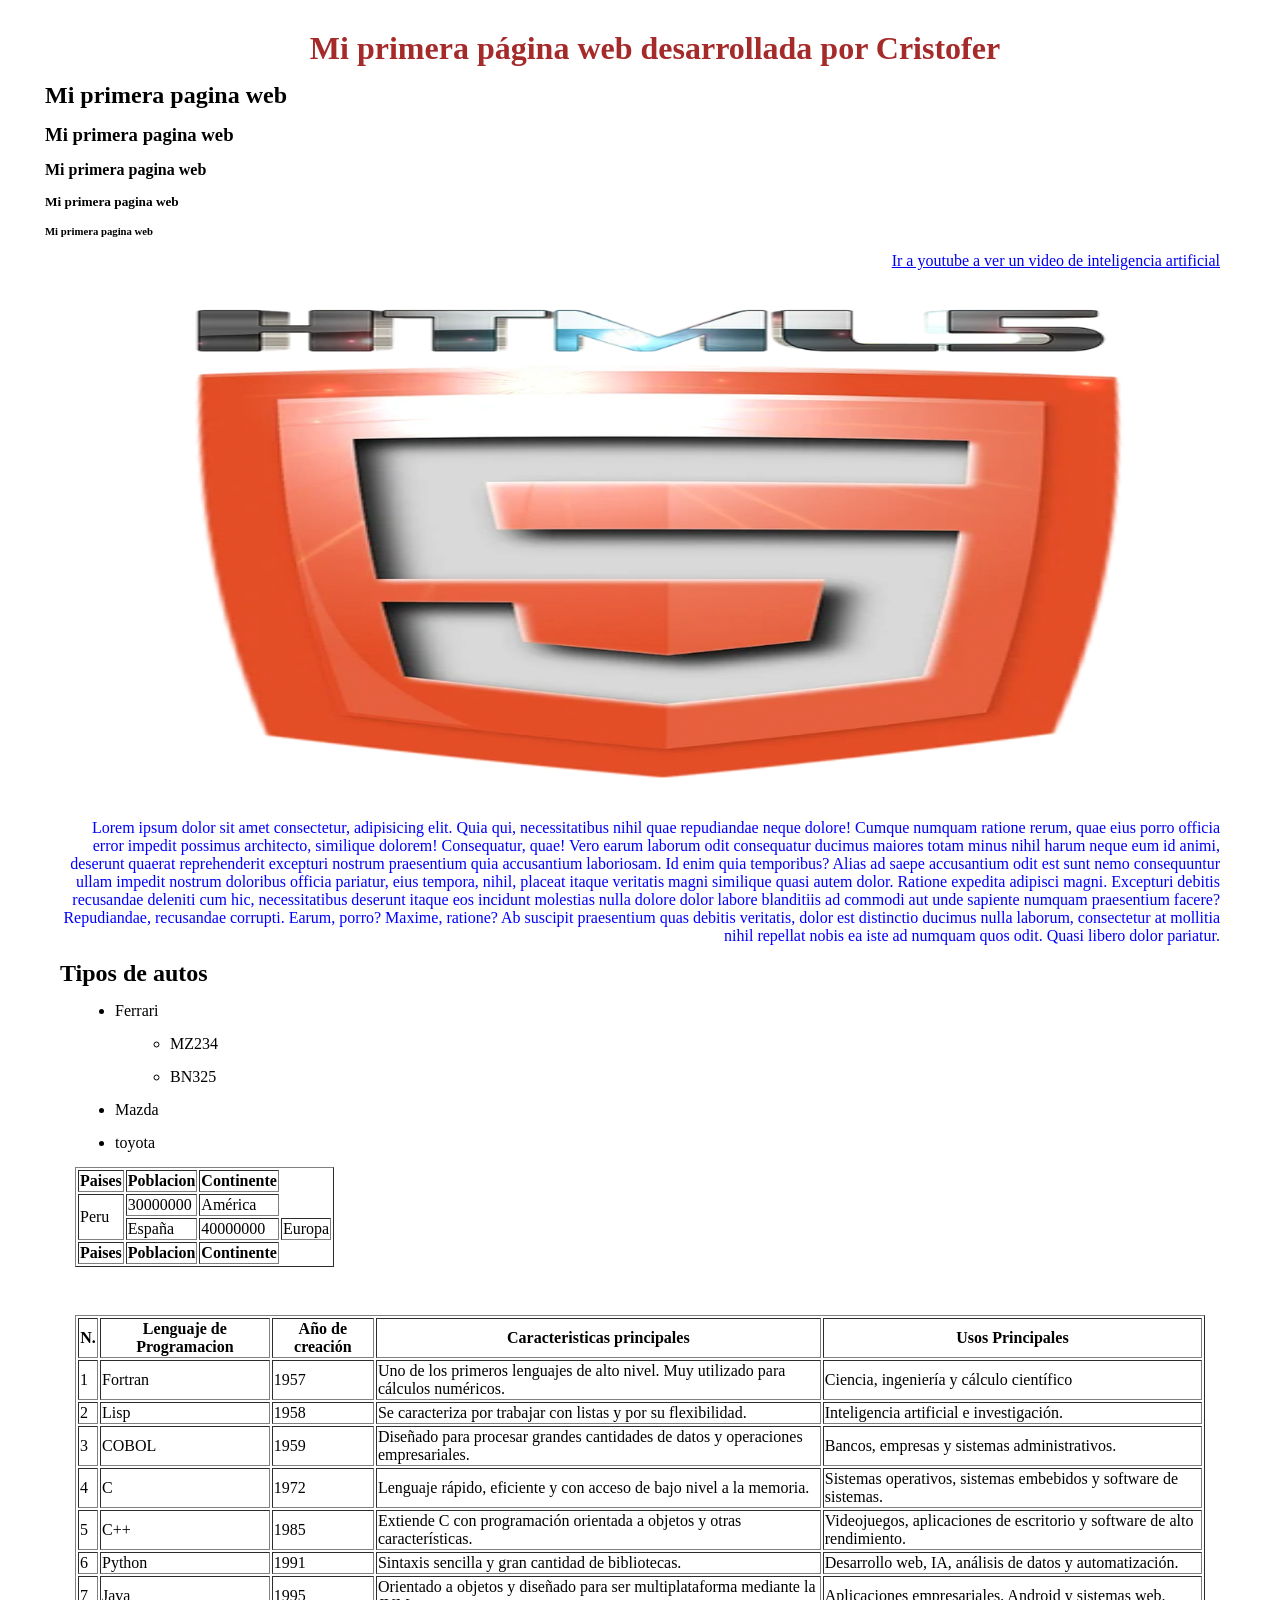
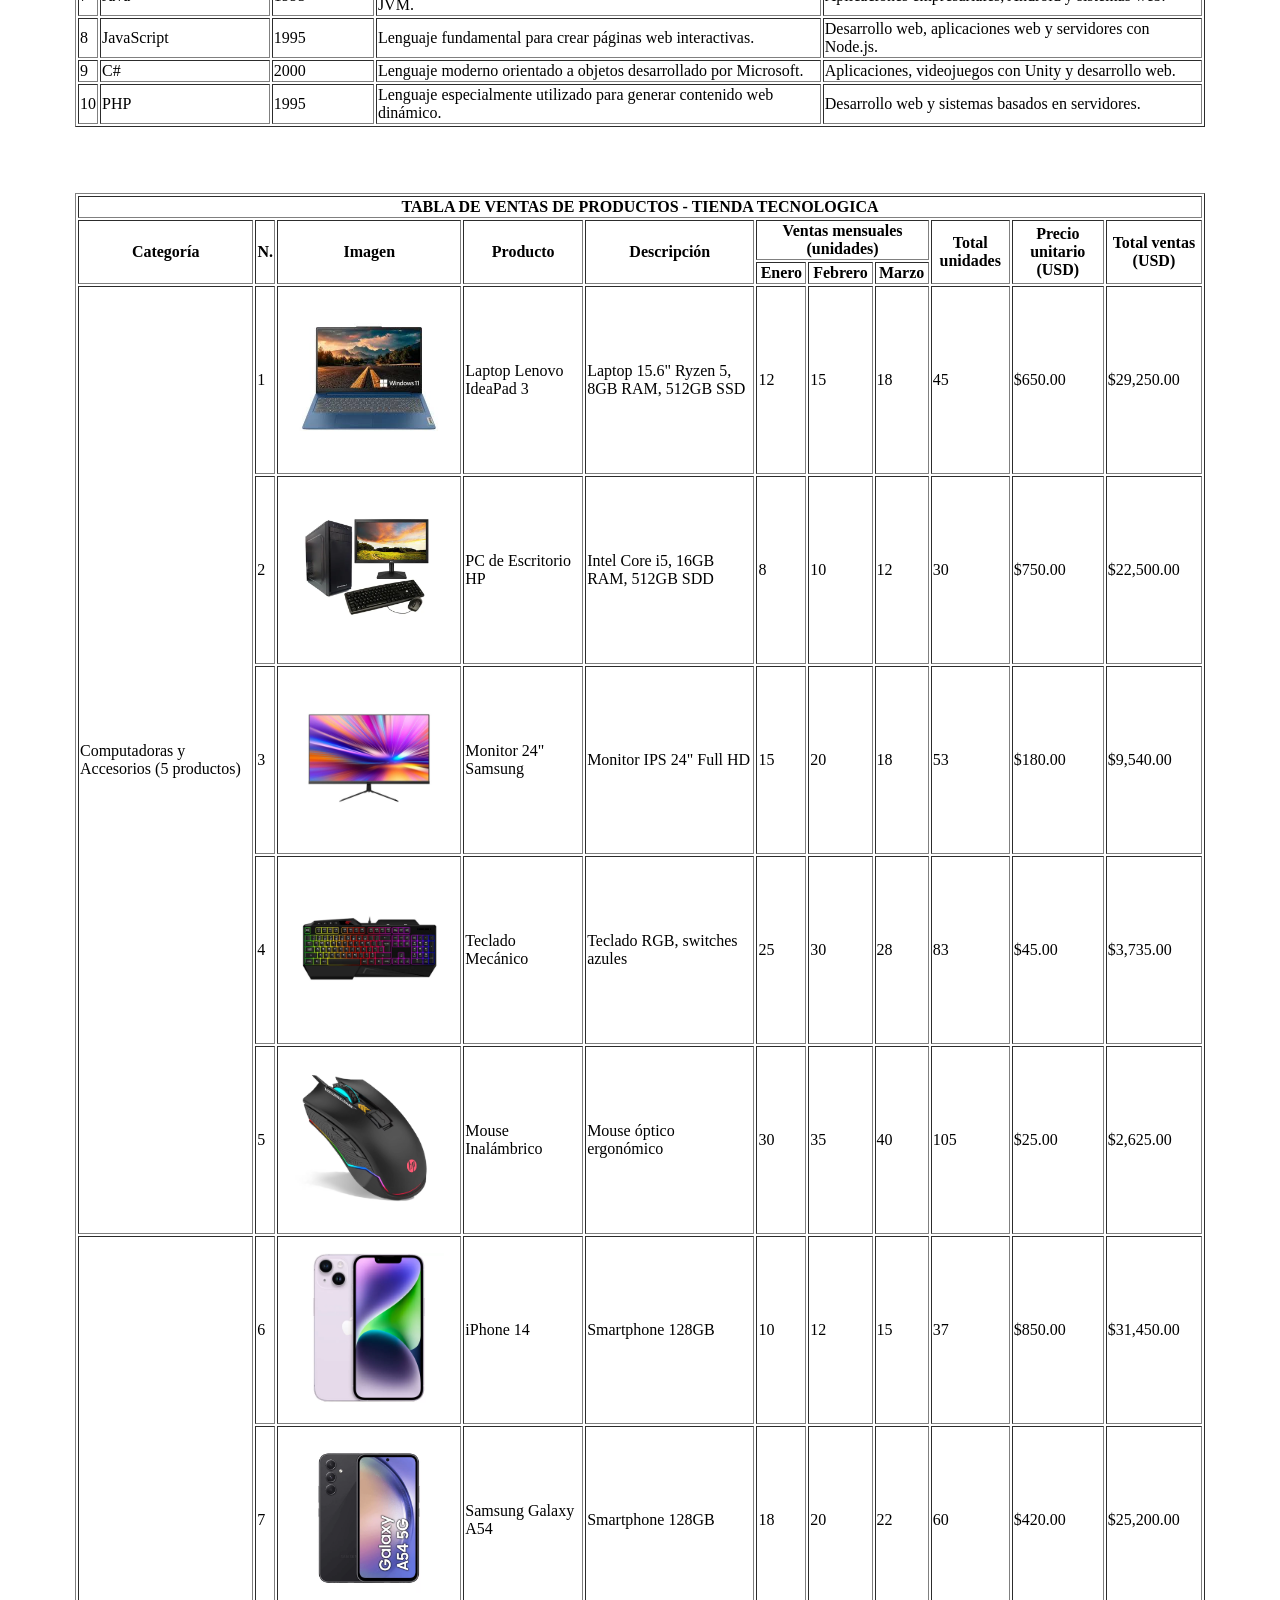
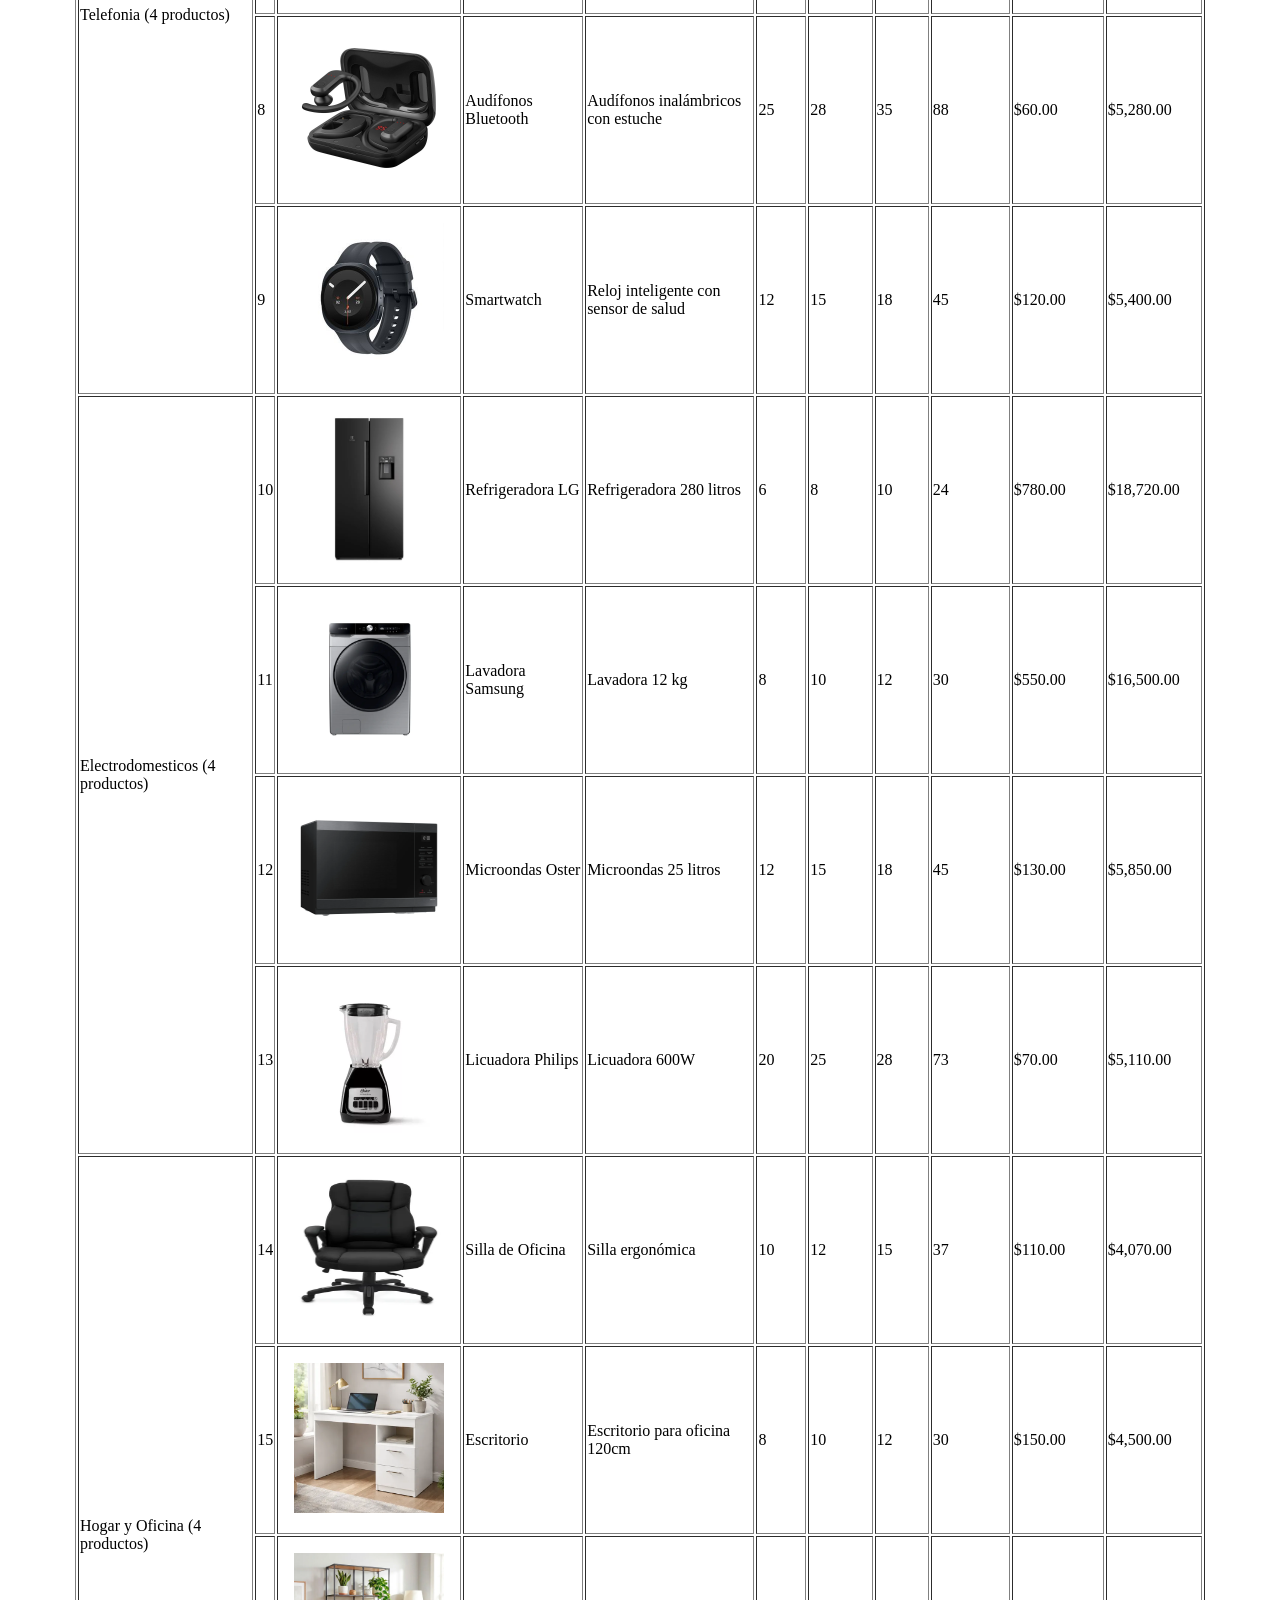
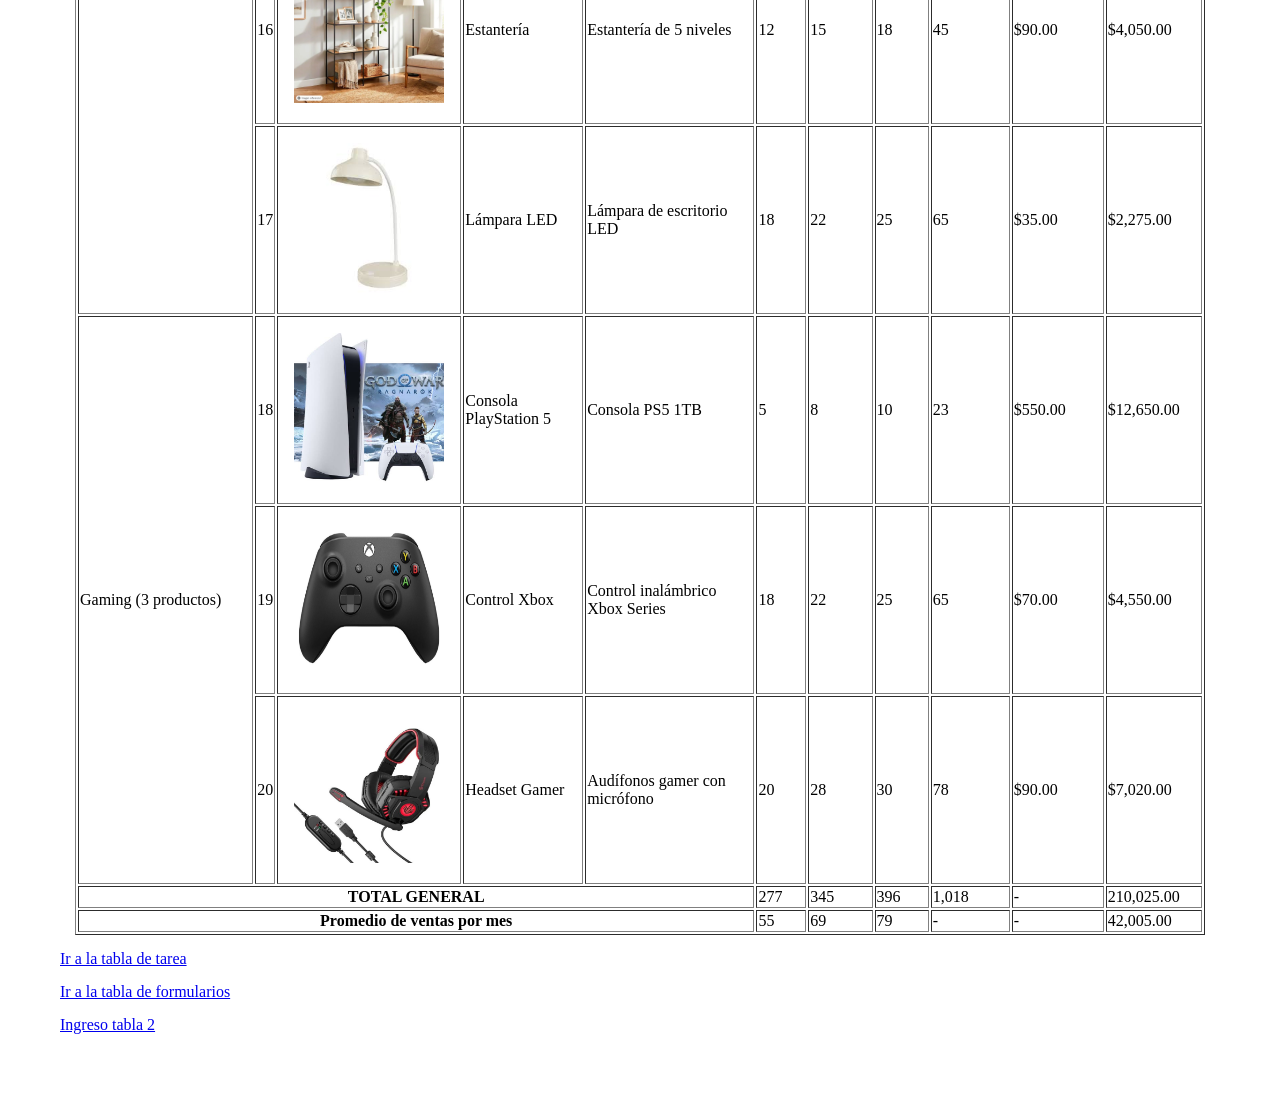
<file: index.html>
<!DOCTYPE html>
<html>
    <head>
        <meta charset="UTF-8">
        <meta name="viewport" content="width=device-width initial-scale=1.0">
        <title>HOLA WWW</title>
        <!-----Insertando estilos css
        <style>
            body {
                background-color: #781313;
            }
            h1 {
                background-color: aqua;
                text-align: center;
            }

            a {
                background-color: lightgreen;
            }
        </style>----->

        <!--insertando estilos css archivo fuera de html-->
        <link rel="stylesheet" href="estilos/estilos.css">
    </head>
    <body>
        <!--Aquí va el título de la página web-->
        <!--Etiquetas h-->
        <h1>Mi primera página web desarrollada por Cristofer</h1>
        <h2>Mi primera pagina web</h2>
        <h3>Mi primera pagina web</h3>
        <h4>Mi primera pagina web</h4>
        <h5>Mi primera pagina web</h5>
        <h6>Mi primera pagina web</h6>
        
        <!--Contenedores
        Son los espacios movibles donde se crea contenido html
        section, div, article-->

        <section class="container">

            <!--Un enlace a youtube 
            Utilizamos la etiqueta a-ancle
            Rutas absolutas: Es cuando queremos enlazarnos a recursos externos de mi proyecto
            Rutas relativas: Es cuando quiero enlazarme a recurso dentro de mi proyecto-->


            <a href="https://www.youtube.com/shorts/UOFEkU1GSR8" target="_blank">Ir a youtube a ver un video de inteligencia artificial</a>
            <!--Etiqueta para salto de linea-->
            <br>
            <!--Enlace a una imagen mediante una ruta relativa-->
            <img id="imagen" src="img/html5.png" alt="Logo de html5" width="500px" height="500px">
            <!--Salto de linea-->
            <br>
            <!--Escribir un parrafo-->
            <p>
                Lorem ipsum dolor sit amet consectetur, adipisicing elit. Quia qui, necessitatibus nihil quae repudiandae neque dolore! Cumque numquam ratione rerum, quae eius porro officia error impedit possimus architecto, similique dolorem!
                Consequatur, quae! Vero earum laborum odit consequatur ducimus maiores totam minus nihil harum neque eum id animi, deserunt quaerat reprehenderit excepturi nostrum praesentium quia accusantium laboriosam. Id enim quia temporibus?
                Alias ad saepe accusantium odit est sunt nemo consequuntur ullam impedit nostrum doloribus officia pariatur, eius tempora, nihil, placeat itaque veritatis magni similique quasi autem dolor. Ratione expedita adipisci magni.
                Excepturi debitis recusandae deleniti cum hic, necessitatibus deserunt itaque eos incidunt molestias nulla dolore dolor labore blanditiis ad commodi aut unde sapiente numquam praesentium facere? Repudiandae, recusandae corrupti. Earum, porro?
                Maxime, ratione? Ab suscipit praesentium quas debitis veritatis, dolor est distinctio ducimus nulla laborum, consectetur at mollitia nihil repellat nobis ea iste ad numquam quos odit. Quasi libero dolor pariatur.
            </p>

        </section><!--Fin de section-->
        <!--Contenedor de listas-->
        <div>
            <!--Dentro de html tenemos 2 tipos de listas
            Listas ordenadas- tienen un gerarquico
            Listas desordenadas- No tiene numeracion-->
            <h2>Tipos de autos</h2>
            <ul>
                <li>Ferrari</li>
                <ul>
                    <li>MZ234</li>
                    <li>BN325</li>
                </ul>
                <li>Mazda</li>
                <li>toyota</li>
            </ul>
        </div>
        <!--Creamos una tabla-->

        <section>
            <div>
                <table border="1px">
                    <tr>
                        <th>Paises</th>
                        <th>Poblacion</th>
                        <th>Continente</th>
                    </tr>
                    <tr>
                        <!--rowspan="2" la union de dos filas-->
                        <!--colspan="2" la union de dos columnas-->
                        <td rowspan="2">Peru</td>
                        <td>30000000</td>
                        <td>América</td>
                    </tr>
                    <tr>
                        <td>España</td>
                        <td>40000000</td>
                        <td>Europa</td>
                    </tr>
                    <tfoot>
                            <th>Paises</th>
                            <th>Poblacion</th>
                            <th>Continente</th>
                    </tfoot>
                </table>

                <br>

                <!--tabla de los 10 lenguajes de programacion-->
                <table border="1px">
                    <tr>
                        <th>N.</th>
                        <th>Lenguaje de Programacion</th>
                        <th>Año de creación</th>
                        <th>Caracteristicas principales</th>
                        <th>Usos Principales</th>
                    </tr>
                    <tr>
                        <td>1</td>
                        <td>Fortran</td>
                        <td>1957</td>
                        <td>Uno de los primeros lenguajes de alto nivel. Muy utilizado para cálculos numéricos.</td>
                        <td>Ciencia, ingeniería y cálculo científico</td>
                    </tr>
                    <tr>
                        <td>2</td>
                        <td>Lisp</td>
                        <td>1958</td>
                        <td>Se caracteriza por trabajar con listas y por su flexibilidad.</td>
                        <td>Inteligencia artificial e investigación.</td>
                    </tr>

                    <tr>
                        <td>3</td>
                        <td>COBOL</td>
                        <td>1959</td>
                        <td>Diseñado para procesar grandes cantidades de datos y operaciones empresariales.</td>
                        <td>Bancos, empresas y sistemas administrativos.</td>
                    </tr>

                    <tr>
                        <td>4</td>
                        <td>C</td>
                        <td>1972</td>
                        <td>Lenguaje rápido, eficiente y con acceso de bajo nivel a la memoria.</td>
                        <td>Sistemas operativos, sistemas embebidos y software de sistemas.</td>
                    </tr>

                    <tr>
                        <td>5</td>
                        <td>C++</td>
                        <td>1985</td>
                        <td>Extiende C con programación orientada a objetos y otras características.</td>
                        <td>Videojuegos, aplicaciones de escritorio y software de alto rendimiento.</td>
                    </tr>

                    <tr>
                        <td>6</td>
                        <td>Python</td>
                        <td>1991</td>
                        <td>Sintaxis sencilla y gran cantidad de bibliotecas.</td>
                        <td>Desarrollo web, IA, análisis de datos y automatización.</td>
                    </tr>

                    <tr>
                        <td>7</td>
                        <td>Java</td>
                        <td>1995</td>
                        <td>Orientado a objetos y diseñado para ser multiplataforma mediante la JVM.</td>
                        <td>Aplicaciones empresariales, Android y sistemas web.</td>
                    </tr>

                    <tr>
                        <td>8</td>
                        <td>JavaScript</td>
                        <td>1995</td>
                        <td>Lenguaje fundamental para crear páginas web interactivas.</td>
                        <td>Desarrollo web, aplicaciones web y servidores con Node.js.</td>
                    </tr>

                    <tr>
                        <td>9</td>
                        <td>C#</td>
                        <td>2000</td>
                        <td>Lenguaje moderno orientado a objetos desarrollado por Microsoft.</td>
                        <td>Aplicaciones, videojuegos con Unity y desarrollo web.</td>
                    </tr>

                    <tr>
                        <td>10</td>
                        <td>PHP</td>
                        <td>1995</td>
                        <td>Lenguaje especialmente utilizado para generar contenido web dinámico.</td>
                        <td>Desarrollo web y sistemas basados en servidores.</td>
                    </tr>
                </table>
            </div>
        </section>

        <br>
        <br>

        <section>
            <div>
                <!--tabla de ventas y productos utilizando colspan y rowspan, insertando links de imagenes dentro de mi dispositivo-->
              <table border="1px">
                   <tr>
                     <th colspan="11">TABLA DE VENTAS DE PRODUCTOS - TIENDA TECNOLOGICA</th>
                   </tr>

                   <tr>
                     <th rowspan="2">Categoría</th>
                     <th rowspan="2">N.</th>
                     <th rowspan="2">Imagen</th>
                     <th rowspan="2">Producto</th>
                     <th rowspan="2">Descripción</th>
                     <th colspan="3">Ventas mensuales (unidades)</th>
                     <th rowspan="2">Total unidades</th>
                     <th rowspan="2">Precio unitario (USD)</th>
                     <th rowspan="2">Total ventas (USD)</th>
                    </tr>

                    <tr>
                     <th>Enero</th>
                     <th>Febrero</th>
                     <th>Marzo</th>
                    </tr>
                    <tr>
                        <td rowspan="5">Computadoras y Accesorios (5 productos)</td>
                        <td>1</td>
                        <td><img src="img/images.jpg" alt="Foto de laptop" width="150px" height="150px"></td>
                        <td>Laptop Lenovo IdeaPad 3</td>
                        <td>Laptop 15.6" Ryzen 5, 8GB RAM, 512GB SSD</td>
                        <td>12</td>
                        <td>15</td>
                        <td>18</td>
                        <td>45</td>
                        <td>$650.00</td>
                        <td>$29,250.00</td>  
                    </tr>

                    <tr>
                        <td>2</td>
                        <td><img src="img/Computador.jpg" alt="Foto de Computador" width="150px" height="150px"></td>
                        <td>PC de Escritorio HP</td>
                        <td>Intel Core i5, 16GB RAM, 512GB SDD</td>
                        <td>8</td>
                        <td>10</td>
                        <td>12</td>
                        <td>30</td>
                        <td>$750.00</td>
                        <td>$22,500.00</td>  
                    </tr>
                    
                    <tr>
                        <td>3</td>
                        <td><img src="img/monitor.jpg" alt="Foto de Monitor" width="150px" height="150px"></td>
                        <td>Monitor 24" Samsung</td>
                        <td>Monitor IPS 24" Full HD</td>
                        <td>15</td>
                        <td>20</td>
                        <td>18</td>
                        <td>53</td>
                        <td>$180.00</td>
                        <td>$9,540.00</td>  
                    </tr>

                    <tr>
                        <td>4</td>
                        <td><img src="img/teclado.jpg" alt="Foto de teclado" width="150px" height="150px"></td>
                        <td>Teclado Mecánico</td>
                        <td>Teclado RGB, switches azules</td>
                        <td>25</td>
                        <td>30</td>
                        <td>28</td>
                        <td>83</td>
                        <td>$45.00</td>
                        <td>$3,735.00</td>  
                    </tr>

                    <tr>
                        <td>5</td>
                        <td><img src="img/mouse.jpg" alt="Foto de mouse" width="150px" height="150px"></td>
                        <td>Mouse Inalámbrico</td>
                        <td>Mouse óptico ergonómico</td>
                        <td>30</td>
                        <td>35</td>
                        <td>40</td>
                        <td>105</td>
                        <td>$25.00</td>
                        <td>$2,625.00</td>  
                    </tr>

                    <tr>
                        <td rowspan="4">Telefonia (4 productos)</td>
                        <td>6</td>
                        <td><img src="img/iPhone14.jpg" alt="Foto de iPhone14" width="150px" height="150px"></td>
                        <td>iPhone 14</td>
                        <td>Smartphone 128GB</td>
                        <td>10</td>
                        <td>12</td>
                        <td>15</td>
                        <td>37</td>
                        <td>$850.00</td>
                        <td>$31,450.00</td>  
                    </tr>

                    <tr>
                        <td>7</td>
                        <td><img src="img/SAMSUNGA54.jpg" alt="Foto de SAMSUNGA54" width="150px" height="150px"></td>
                        <td>Samsung Galaxy A54</td>
                        <td>Smartphone 128GB</td>
                        <td>18</td>
                        <td>20</td>
                        <td>22</td>
                        <td>60</td>
                        <td>$420.00</td>
                        <td>$25,200.00</td>  
                    </tr>
                    
                    <tr>
                        <td>8</td>
                        <td><img src="img/audifonos.jpg" alt="Foto de audifonos" width="150px" height="150px"></td>
                        <td>Audífonos Bluetooth</td>
                        <td>Audífonos inalámbricos con estuche</td>
                        <td>25</td>
                        <td>28</td>
                        <td>35</td>
                        <td>88</td>
                        <td>$60.00</td>
                        <td>$5,280.00</td>  
                    </tr>

                    <tr>
                        <td>9</td>
                        <td><img src="img/smartwatch.jpg" alt="Foto de smartwatch" width="150px" height="150px"></td>
                        <td>Smartwatch</td>
                        <td>Reloj inteligente con sensor de salud</td>
                        <td>12</td>
                        <td>15</td>
                        <td>18</td>
                        <td>45</td>
                        <td>$120.00</td>
                        <td>$5,400.00</td>  
                    </tr>

                     <tr>
                        <td rowspan="4">Electrodomesticos (4 productos)</td>
                        <td>10</td>
                        <td><img src="img/refrigeradora.jpg" alt="Foto de refrigeradora" width="150px" height="150px"></td>
                        <td>Refrigeradora LG</td>
                        <td>Refrigeradora 280 litros</td>
                        <td>6</td>
                        <td>8</td>
                        <td>10</td>
                        <td>24</td>
                        <td>$780.00</td>
                        <td>$18,720.00</td>  
                    </tr>

                    <tr>
                        <td>11</td>
                        <td><img src="img/lavadora.jpg" alt="Foto de lavadora" width="150px" height="150px"></td>
                        <td>Lavadora Samsung</td>
                        <td>Lavadora 12 kg</td>
                        <td>8</td>
                        <td>10</td>
                        <td>12</td>
                        <td>30</td>
                        <td>$550.00</td>
                        <td>$16,500.00</td>  
                    </tr>
                    
                    <tr>
                        <td>12</td>
                        <td><img src="img/microondas.jpg" alt="Foto de microondas" width="150px" height="150px"></td>
                        <td>Microondas Oster</td>
                        <td>Microondas 25 litros</td>
                        <td>12</td>
                        <td>15</td>
                        <td>18</td>
                        <td>45</td>
                        <td>$130.00</td>
                        <td>$5,850.00</td>  
                    </tr>

                    <tr>
                        <td>13</td>
                        <td><img src="img/licuadora.jpg" alt="Foto de licuadora" width="150px" height="150px"></td>
                        <td>Licuadora Philips</td>
                        <td>Licuadora 600W</td>
                        <td>20</td>
                        <td>25</td>
                        <td>28</td>
                        <td>73</td>
                        <td>$70.00</td>
                        <td>$5,110.00</td>  
                    </tr>

                    <tr>
                        <td rowspan="4">Hogar y Oficina (4 productos)</td>
                        <td>14</td>
                        <td><img src="img/silla de oficina.jpg" alt="Foto de silla de oficina" width="150px" height="150px"></td>
                        <td>Silla de Oficina</td>
                        <td>Silla ergonómica</td>
                        <td>10</td>
                        <td>12</td>
                        <td>15</td>
                        <td>37</td>
                        <td>$110.00</td>
                        <td>$4,070.00</td>  
                    </tr>

                    <tr>
                        <td>15</td>
                        <td><img src="img/escritorio.jpg" alt="Foto de escritorio" width="150px" height="150px"></td>
                        <td>Escritorio</td>
                        <td>Escritorio para oficina 120cm</td>
                        <td>8</td>
                        <td>10</td>
                        <td>12</td>
                        <td>30</td>
                        <td>$150.00</td>
                        <td>$4,500.00</td>  
                    </tr>
                    
                    <tr>
                        <td>16</td>
                        <td><img src="img/estanteria.jpg" alt="Foto de estanteria" width="150px" height="150px"></td>
                        <td>Estantería</td>
                        <td>Estantería de 5 niveles</td>
                        <td>12</td>
                        <td>15</td>
                        <td>18</td>
                        <td>45</td>
                        <td>$90.00</td>
                        <td>$4,050.00</td>  
                    </tr>

                    <tr>
                        <td>17</td>
                        <td><img src="img/lampara led.jpg" alt="Foto de lampara" width="150px" height="150px"></td>
                        <td>Lámpara LED</td>
                        <td>Lámpara de escritorio LED</td>
                        <td>18</td>
                        <td>22</td>
                        <td>25</td>
                        <td>65</td>
                        <td>$35.00</td>
                        <td>$2,275.00</td>  
                    </tr>

                    <tr>
                        <td rowspan="3">Gaming (3 productos)</td>
                        <td>18</td>
                        <td><img src="img/play5.jpg" alt="Foto de play 5" width="150px" height="150px"></td>
                        <td>Consola PlayStation 5</td>
                        <td>Consola PS5 1TB</td>
                        <td>5</td>
                        <td>8</td>
                        <td>10</td>
                        <td>23</td>
                        <td>$550.00</td>
                        <td>$12,650.00</td>  
                    </tr>

                    <tr>
                        <td>19</td>
                        <td><img src="img/controlxbox.jpg" alt="Foto de controlxbox" width="150px" height="150px"></td>
                        <td>Control Xbox</td>
                        <td>Control inalámbrico Xbox Series</td>
                        <td>18</td>
                        <td>22</td>
                        <td>25</td>
                        <td>65</td>
                        <td>$70.00</td>
                        <td>$4,550.00</td>  
                    </tr>
                    
                    <tr>
                        <td>20</td>
                        <td><img src="img/headsetgamer.jpg" alt="Foto de headsetgamer" width="150px" height="150px"></td>
                        <td>Headset Gamer</td>
                        <td>Audífonos gamer con micrófono</td>
                        <td>20</td>
                        <td>28</td>
                        <td>30</td>
                        <td>78</td>
                        <td>$90.00</td>
                        <td>$7,020.00</td>  
                    </tr>

                    <tr>
                     <th colspan="5">TOTAL GENERAL</th>
                     <td>277</td>
                     <td>345</td>
                     <td>396</td>
                     <td>1,018</td>
                     <td> - </td>
                     <td>210,025.00</td>
                   </tr>

                    <tr>
                     <th colspan="5">Promedio de ventas por mes</th>
                     <td>55</td>
                     <td>69</td>
                     <td>79</td>
                     <td>-</td>
                     <td> - </td>
                     <td>42,005.00</td>
                   </tr>

                </table>  
            </div>
        </section>
        <!--Enlace a hoja de vida-->
        <div>
            <a href="tarea/tarea.html">Ir a la tabla de tarea</a>
        </div>

        <div>
            <a href="vistas/formulario.html">Ir a la tabla de formularios</a>
        </div>

        <div>
            <a href="tablas/tablas.html">Ingreso tabla 2</a>
        </div>
        
       

        <br>
        <br>
    </body>
</html>
</file>
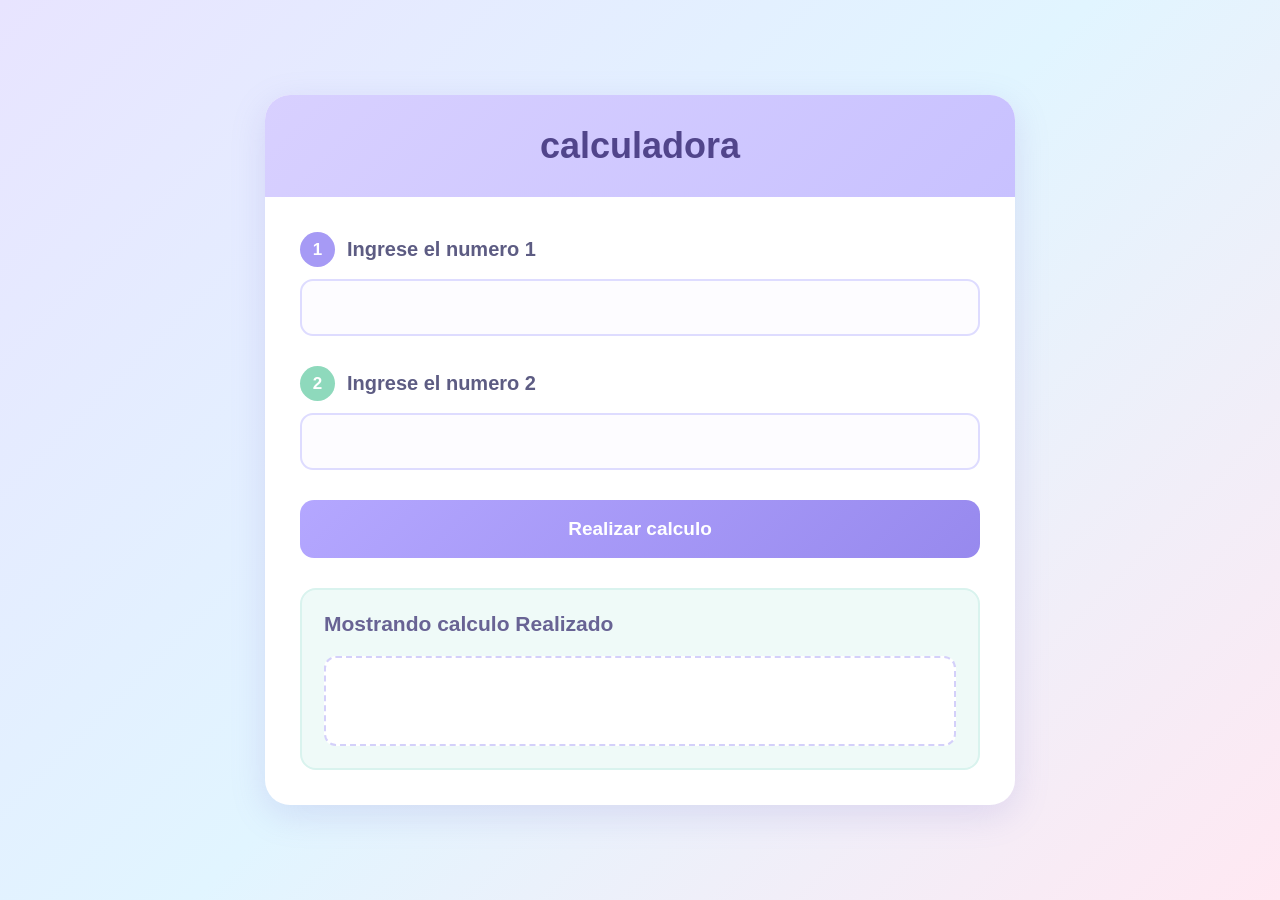
<file: JavaScrip2/index.html>
<!DOCTYPE html>
<html lang="en">
<head>
    <!-- Configuración del documento y recursos de estilos. -->
    <meta charset="UTF-8">
    <meta name="viewport" content="width=device-width, initial-scale=1.0">
    <title>calculadora</title>
    <link rel="stylesheet" href="../JavaScrip2/estilos/estilos.css">

</head>

<body>

    <!-- Contenedor principal de la calculadora. -->
    <main class="calculadora">

        <!-- Encabezado con el título de la página. -->
        <header class="encabezado">
            <h1>calculadora</h1>
        </header>
     

        <!-- Formulario para ingresar los números y mostrar el cálculo. -->
        <form id="formCalculadora">

        <!-- Primer número que se usará en el cálculo. -->
        <div class="campo">
          <label for="numero1">
            <span class="numero uno">1</span>
            Ingrese el numero 1
          </label>

          <input type="number" id="numero1" required>
        </div>

        <!-- Segundo número que se usará en el cálculo. -->
        <div class="campo">
          <label for="numero2">
            <span class="numero dos">2</span>
            Ingrese el numero 2
          </label>

          <input type="number" id="numero2" required>
        </div>

        <!-- Envía los valores para realizar el cálculo. -->
        <div class="boton-cont">
          <input type="submit" value="Realizar calculo">
        </div>

        <!-- Área donde se presenta el resultado. -->
        <section class="panel">
            <h3>Mostrando calculo Realizado</h3>
            <div id="resultado"></div>
        </section>

     </form>


    </main>

    <!-- Carga la lógica de la calculadora. -->
    <script src="../JavaScrip2/JS/tarea.js"></script>
    
</body>
</html>
</file>
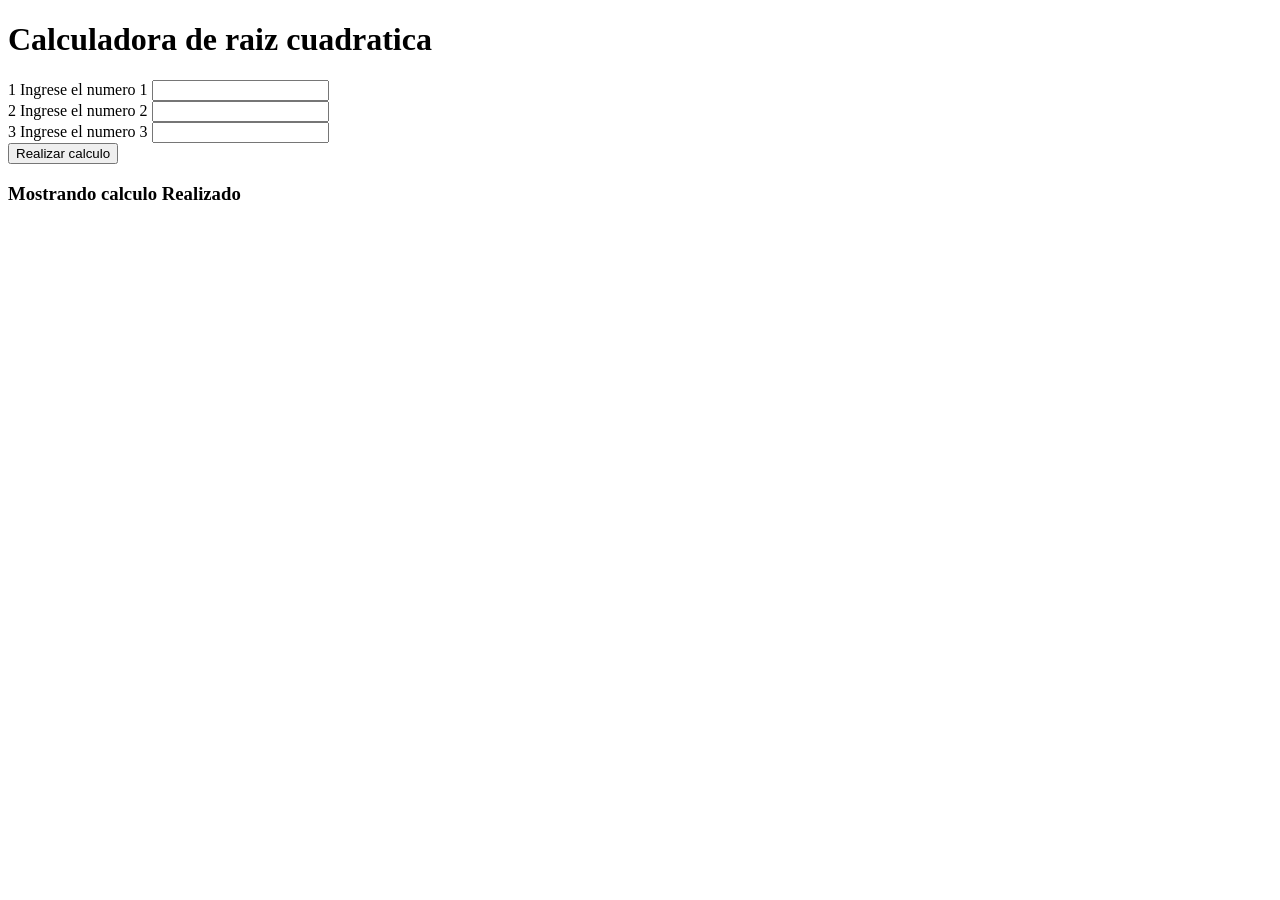
<file: JavaScrip3/index.html>
<!DOCTYPE html>
<html lang="en">
<head>
    <!-- Configuración del documento y enlace a la hoja de estilos. -->
    <meta charset="UTF-8">
    <meta name="viewport" content="width=device-width, initial-scale=1.0">
    <title>calculadora</title>
    <link rel="stylesheet" href="">

</head>

<body>

    <!-- Contenedor principal de la calculadora. -->
    <main class="calculadora">

        <!-- Título de la calculadora de raíces cuadráticas. -->
        <header class="encabezado">
            <h1>Calculadora de raiz cuadratica</h1>
        </header>
     

        <!-- Formulario para ingresar los coeficientes de la ecuación. -->
        <form id="formCalculadora">

        <!-- Primer coeficiente. -->
        <div class="campo">
          <label for="numero1">
            <span class="numero uno">1</span>
            Ingrese el numero 1
          </label>

          <input type="number" id="numero1" required>
        </div>

        <!-- Segundo coeficiente. -->
        <div class="campo">
          <label for="numero2">
            <span class="numero dos">2</span>
            Ingrese el numero 2
          </label>

          <input type="number" id="numero2" required>
        </div>

        <!-- Tercer coeficiente. -->
        <div class="campo">
          <label for="numero3">
            <span class="numero tres">3</span>
            Ingrese el numero 3
          </label>

          <input type="number" id="numero3" required>
        </div>

        <!-- Envía los coeficientes para realizar el cálculo. -->
        <div class="boton-cont">
          <input type="submit" value="Realizar calculo">
        </div>

        <!-- Área donde se muestra el cálculo realizado. -->
        <section class="panel">
            <h3>Mostrando calculo Realizado</h3>
            <div id="resultado"></div>
        </section>

     </form>


    </main>

    <!-- Carga la lógica de la calculadora. -->
    <script src="../JavaScrip3/JS/trabajoencalse.js"></script>
    
</body>
</html>
</file>
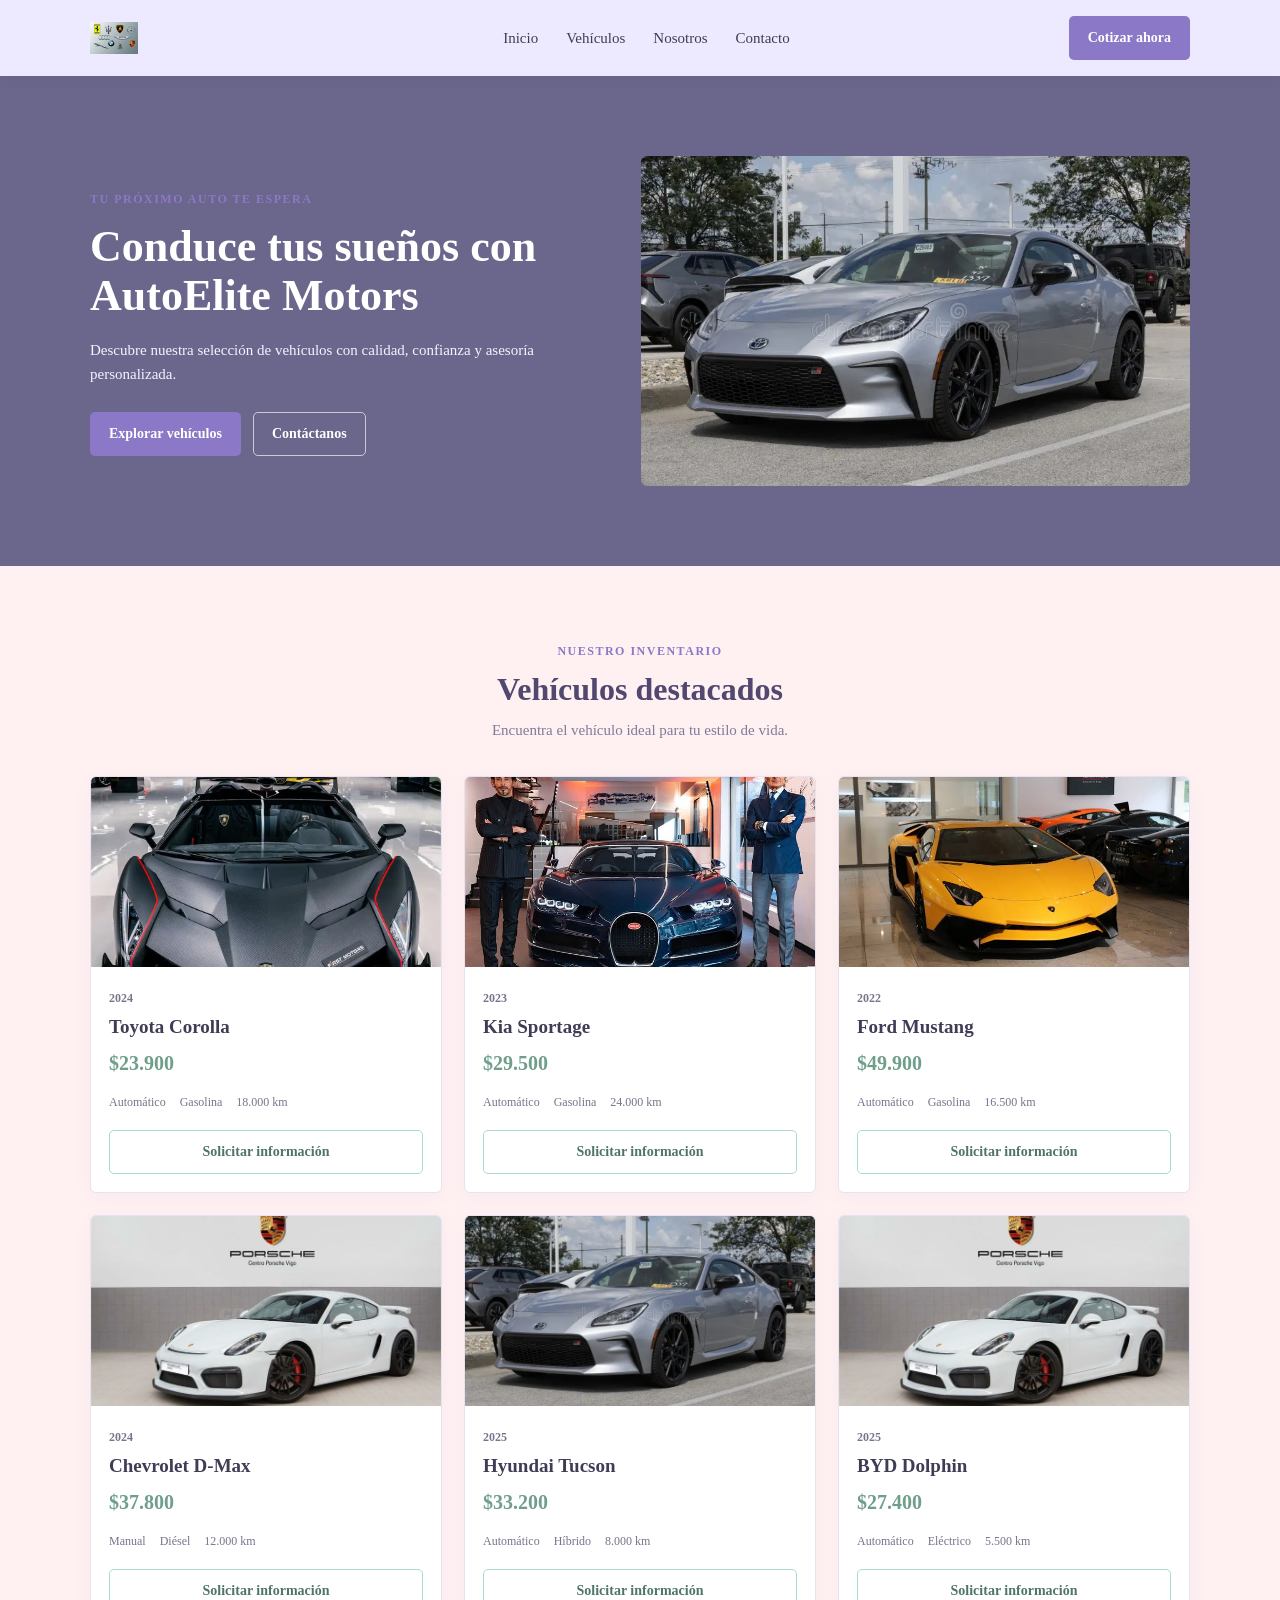
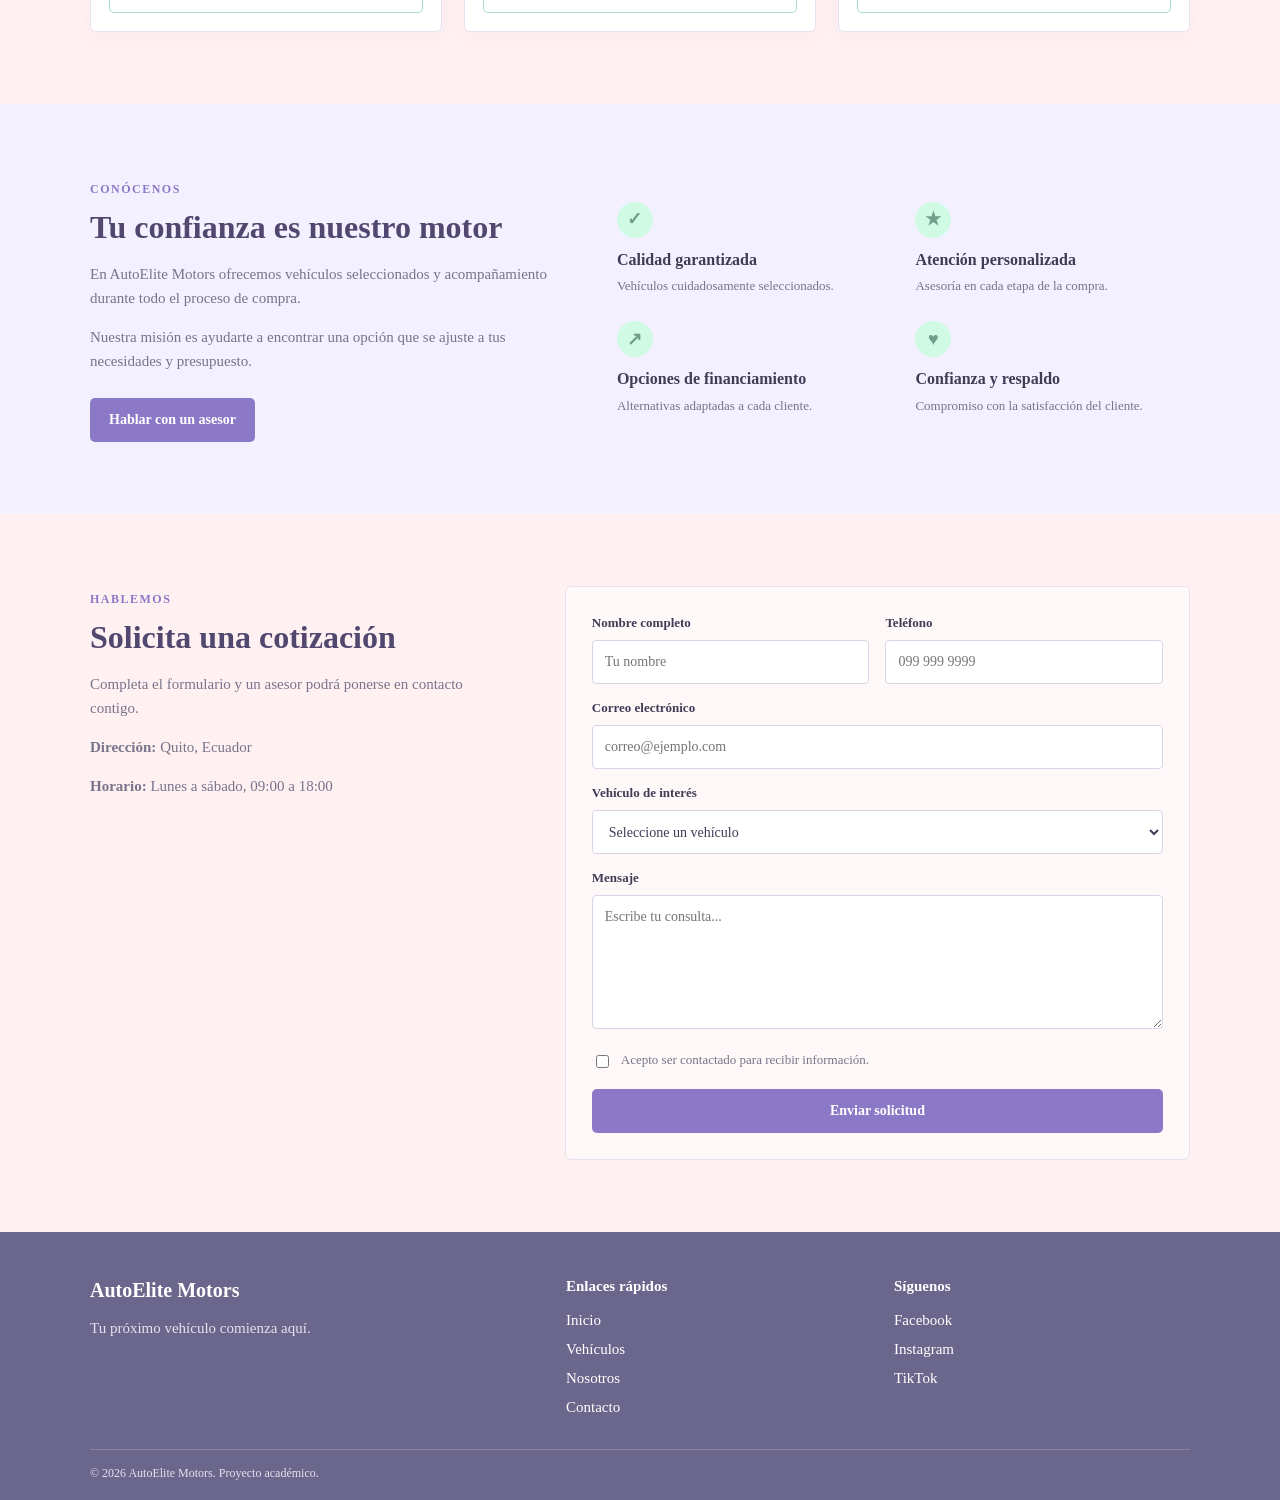
<file: pruebasegundoP/index.html>
<!DOCTYPE html>
<html lang="es">
<head>
  <meta charset="UTF-8">
  <meta name="viewport" content="width=device-width, initial-scale=1.0">
  <meta name="description" content="AutoElite Motors: encuentra tu próximo vehículo.">
  <title>AutoElite Motors | Concesionaria de vehículos</title>
  <link rel="stylesheet" href="../pruebasegundoP/css/styles.css">
</head>
<body>
  <!-- SECCIÓN 1: CABECERA Y NAVEGACIÓN -->
  <header class="encabezado" id="inicio">
    <div class="contenedor encabezado-contenido">
      <a class="marca" href="#inicio" aria-label="AutoElite Motors, inicio">
        <img src="images/logo.jpg" alt="AutoElite Motors" width="48" height="48">
      </a>
      <nav class="navegacion" aria-label="Navegación principal">
        <ul class="menu">
          <li><a href="#inicio">Inicio</a></li>
          <li><a href="#vehiculos">Vehículos</a></li>
          <li><a href="#nosotros">Nosotros</a></li>
          <li><a href="#contacto">Contacto</a></li>
        </ul>
      </nav>
      <a href="#contacto" class="boton boton-principal boton-cabecera">Cotizar ahora</a>
    </div>
  </header>

  <main>
    <!-- SECCIÓN 2: PORTADA PRINCIPAL -->
    <section class="hero" aria-labelledby="titulo-principal">
      <div class="contenedor hero-contenido">
        <div class="hero-texto">
          <span class="etiqueta">Tu próximo auto te espera</span>
          <h1 id="titulo-principal">Conduce tus sueños con AutoElite Motors</h1>
          <p>Descubre nuestra selección de vehículos con calidad, confianza y asesoría personalizada.</p>
          <div class="hero-acciones">
            <a class="boton boton-principal" href="#vehiculos">Explorar vehículos</a>
            <a class="boton boton-claro" href="#contacto">Contáctanos</a>
          </div>
        </div>
        <div class="hero-imagen"><img src="images/auto1.webp" alt="Automóvil destacado de AutoElite Motors"></div>
      </div>
    </section>

    <!-- SECCIÓN 3: CATÁLOGO DE VEHÍCULOS -->
    <section class="seccion catalogo" id="vehiculos" aria-labelledby="titulo-vehiculos">
      <div class="contenedor">
        <div class="seccion-encabezado">
          <span class="etiqueta">Nuestro inventario</span>
          <h2 id="titulo-vehiculos">Vehículos destacados</h2>
          <p>Encuentra el vehículo ideal para tu estilo de vida.</p>
        </div>
        <div class="vehiculos-grid">
          <article class="vehiculo-card">
            <img src="images/auto2.avif" alt="Toyota Corolla 2024" loading="lazy">
            <div class="vehiculo-info">
              <span class="vehiculo-anio">2024</span>
              <h3>Toyota Corolla</h3>
              <p class="vehiculo-precio">$23.900</p>
              <ul class="vehiculo-detalles"><li>Automático</li><li>Gasolina</li><li>18.000 km</li></ul>
              <a href="#contacto" class="boton boton-secundario">Solicitar información</a>
            </div>
          </article>
          <article class="vehiculo-card">
            <img src="images/auto3.jpg" alt="Kia Sportage 2023" loading="lazy">
            <div class="vehiculo-info">
              <span class="vehiculo-anio">2023</span>
              <h3>Kia Sportage</h3>
              <p class="vehiculo-precio">$29.500</p>
              <ul class="vehiculo-detalles"><li>Automático</li><li>Gasolina</li><li>24.000 km</li></ul>
              <a href="#contacto" class="boton boton-secundario">Solicitar información</a>
            </div>
          </article>
          <article class="vehiculo-card">
            <img src="images/imagen5.jpg" alt="Ford Mustang 2022" loading="lazy">
            <div class="vehiculo-info">
              <span class="vehiculo-anio">2022</span>
              <h3>Ford Mustang</h3>
              <p class="vehiculo-precio">$49.900</p>
              <ul class="vehiculo-detalles"><li>Automático</li><li>Gasolina</li><li>16.500 km</li></ul>
              <a href="#contacto" class="boton boton-secundario">Solicitar información</a>
            </div>
          </article>
          <article class="vehiculo-card">
            <img src="images/imgenes6.jpg" alt="Chevrolet D-Max 2024" loading="lazy">
            <div class="vehiculo-info">
              <span class="vehiculo-anio">2024</span>
              <h3>Chevrolet D-Max</h3>
              <p class="vehiculo-precio">$37.800</p>
              <ul class="vehiculo-detalles"><li>Manual</li><li>Diésel</li><li>12.000 km</li></ul>
              <a href="#contacto" class="boton boton-secundario">Solicitar información</a>
            </div>
          </article>
          <article class="vehiculo-card">
            <img src="images/auto1.webp" alt="Hyundai Tucson 2025" loading="lazy">
            <div class="vehiculo-info">
              <span class="vehiculo-anio">2025</span>
              <h3>Hyundai Tucson</h3>
              <p class="vehiculo-precio">$33.200</p>
              <ul class="vehiculo-detalles"><li>Automático</li><li>Híbrido</li><li>8.000 km</li></ul>
              <a href="#contacto" class="boton boton-secundario">Solicitar información</a>
            </div>
          </article>
          <article class="vehiculo-card">
            <img src="images/imgenes6.jpg" alt="BYD Dolphin 2025" loading="lazy">
            <div class="vehiculo-info">
              <span class="vehiculo-anio">2025</span>
              <h3>BYD Dolphin</h3>
              <p class="vehiculo-precio">$27.400</p>
              <ul class="vehiculo-detalles"><li>Automático</li><li>Eléctrico</li><li>5.500 km</li></ul>
              <a href="#contacto" class="boton boton-secundario">Solicitar información</a>
            </div>
          </article>
        </div>
      </div>
    </section>

    <!-- SECCIÓN 4: NOSOTROS -->
    <section class="seccion nosotros" id="nosotros" aria-labelledby="titulo-nosotros">
      <div class="contenedor nosotros-grid">
        <div class="nosotros-texto">
          <span class="etiqueta">Conócenos</span>
          <h2 id="titulo-nosotros">Tu confianza es nuestro motor</h2>
          <p>En AutoElite Motors ofrecemos vehículos seleccionados y acompañamiento durante todo el proceso de compra.</p>
          <p>Nuestra misión es ayudarte a encontrar una opción que se ajuste a tus necesidades y presupuesto.</p>
          <a class="boton boton-principal" href="#contacto">Hablar con un asesor</a>
        </div>
        <div class="beneficios-grid">
          <article class="beneficio"><span class="beneficio-icono" aria-hidden="true">✓</span><h3>Calidad garantizada</h3><p>Vehículos cuidadosamente seleccionados.</p></article>
          <article class="beneficio"><span class="beneficio-icono" aria-hidden="true">★</span><h3>Atención personalizada</h3><p>Asesoría en cada etapa de la compra.</p></article>
          <article class="beneficio"><span class="beneficio-icono" aria-hidden="true">↗</span><h3>Opciones de financiamiento</h3><p>Alternativas adaptadas a cada cliente.</p></article>
          <article class="beneficio"><span class="beneficio-icono" aria-hidden="true">♥</span><h3>Confianza y respaldo</h3><p>Compromiso con la satisfacción del cliente.</p></article>
        </div>
      </div>
    </section>

    <!-- SECCIÓN 5: FORMULARIO DE CONTACTO -->
    <section class="seccion contacto" id="contacto" aria-labelledby="titulo-contacto">
      <div class="contenedor contacto-grid">
        <div class="contacto-texto">
          <span class="etiqueta">Hablemos</span>
          <h2 id="titulo-contacto">Solicita una cotización</h2>
          <p>Completa el formulario y un asesor podrá ponerse en contacto contigo.</p>
          <p><strong>Dirección:</strong> Quito, Ecuador</p>
          <p><strong>Horario:</strong> Lunes a sábado, 09:00 a 18:00</p>
        </div>
        <!-- Formulario visual: no requiere backend ni JavaScript en este examen -->
        <form class="formulario" action="#contacto" method="get">
          <div class="formulario-fila">
            <div class="campo"><label for="nombre">Nombre completo</label><input id="nombre" name="nombre" type="text" placeholder="Tu nombre" required></div>
            <div class="campo"><label for="telefono">Teléfono</label><input id="telefono" name="telefono" type="tel" placeholder="099 999 9999" required></div>
          </div>
          <div class="campo"><label for="correo">Correo electrónico</label><input id="correo" name="correo" type="email" placeholder="correo@ejemplo.com" required></div>
          <div class="campo"><label for="vehiculo">Vehículo de interés</label><select id="vehiculo" name="vehiculo" required><option value="">Seleccione un vehículo</option><option value="corolla">Toyota Corolla</option><option value="sportage">Kia Sportage</option><option value="mustang">Ford Mustang</option><option value="dmax">Chevrolet D-Max</option><option value="tucson">Hyundai Tucson</option><option value="dolphin">BYD Dolphin</option></select></div>
          <div class="campo"><label for="mensaje">Mensaje</label><textarea id="mensaje" name="mensaje" rows="5" placeholder="Escribe tu consulta..."></textarea></div>
          <label class="aceptacion"><input type="checkbox" name="privacidad" required> Acepto ser contactado para recibir información.</label>
          <button class="boton boton-principal boton-enviar" type="submit">Enviar solicitud</button>
        </form>
      </div>
    </section>
  </main>

  <!-- SECCIÓN 6: PIE DE PÁGINA -->
  <footer class="pie-pagina">
    <div class="contenedor pie-grid">
      <div><h2>AutoElite Motors</h2><p>Tu próximo vehículo comienza aquí.</p></div>
      <div><h3>Enlaces rápidos</h3><ul><li><a href="#inicio">Inicio</a></li><li><a href="#vehiculos">Vehículos</a></li><li><a href="#nosotros">Nosotros</a></li><li><a href="#contacto">Contacto</a></li></ul></div>
      <div><h3>Síguenos</h3><ul><li><a href="https://www.facebook.com/" target="_blank" rel="noopener noreferrer">Facebook</a></li><li><a href="https://www.instagram.com/" target="_blank" rel="noopener noreferrer">Instagram</a></li><li><a href="https://www.tiktok.com/" target="_blank" rel="noopener noreferrer">TikTok</a></li></ul></div>
    </div>
    <div class="contenedor pie-inferior"><p>&copy; 2026 AutoElite Motors. Proyecto académico.</p></div>
  </footer>
</body>
</html>
</file>
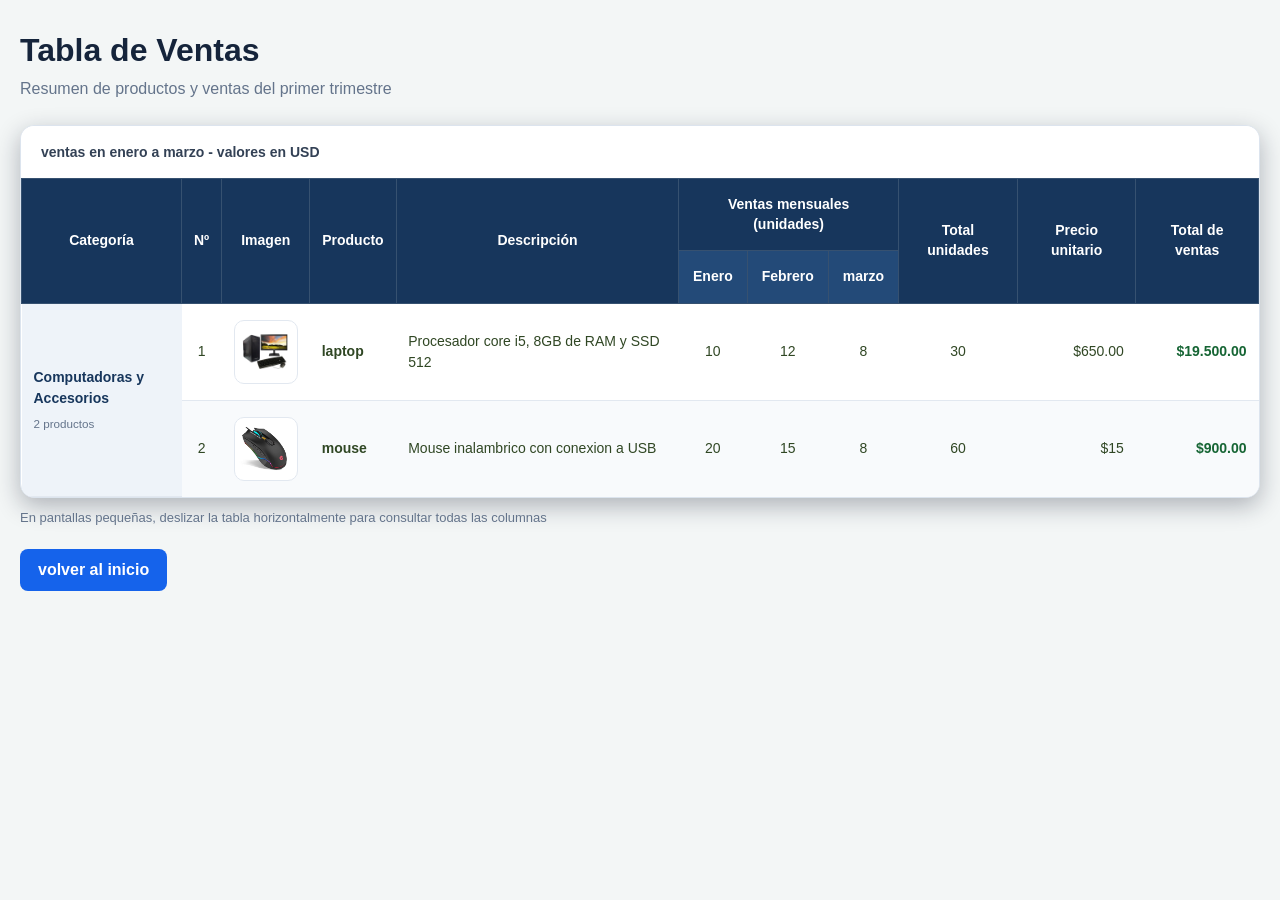
<file: tablas/tablas.html>
<!DOCTYPE html>
<html lang="en">
    <head>
        <meta charset="UTF-8">
        <meta name="viewport" content="width=device-width, initial-scale=1.0">
        <link rel="stylesheet" href="../estilos/estilos1.css">
        <title>Tablas de ventas</title>
    </head>
    <body>
        <!--contenedor main-->
        <main>
            <!--cabecera de la pagina web-->
            <header>
                <h1>Tabla de Ventas</h1>
                <p>Resumen de productos y ventas del primer trimestre</p>
            </header>
            <!--Creamos la tabla-->
            <div class="tabla-contenedor" role="region" aria-label="Tabla de ventas con desplazamiento horizontal" tabindex="0">
                <table>
                    <caption>ventas en enero a marzo  - valores en USD</caption>
                    <thead>
                        <tr>
                            <th rowspan="2" scope="col">Categoría</th>
                            <th rowspan="2" scope="col">Nº</th>
                            <th rowspan="2" scope="col">Imagen</th>
                            <th rowspan="2" scope="col">Producto</th>
                            <th rowspan="2" scope="col">Descripción</th>
                            <th colspan="3" scope="colgroup">Ventas mensuales (unidades)</th>
                            <th rowspan="2" scope="col">Total unidades</th>
                            <th rowspan="2" scope="col">Precio unitario</th>
                            <th rowspan="2" scope="col">Total de ventas</th>
                        </tr>

                        <tr>
                            <th scope="col">Enero</th>
                            <th scope="col">Febrero</th>
                            <th scope="col">marzo</th>
                        </tr>
                    </thead> <!--Fin cabecera tabla-->
                    <!--Inicio cuerpo tabla-->
                    <tbody>
                        <tr>
                            <th rowspan="2" scope="rowgroup" class="categoria">Computadoras y Accesorios <small>2 productos</small></th>
                            <td class="numero">1</td>
                            <td>
                                <img src="../img/Computador.jpg" class="imagen-producto" alt="laptop" width="64" height="64">
                            </td>
                            <th scope="row" class="producto">laptop</th>
                            <td class="Descripción">Procesador core i5, 8GB de RAM y SSD 512</td>
                            <td class="numero">10</td>
                            <td class="numero">12</td>
                            <td class="numero">8</td>
                            <td class="numero">30</td>
                            <td class="dinero">$650.00</td>
                            <td class="dinero total-ventas">$19.500.00</td>
                        </tr>

                        <tr>
                            <td class="numero">2</td>
                            <td>
                                <img src="../img/mouse.jpg" class="imagen-producto" alt="mouse" width="64" height="64">
                            </td>
                            <th scope="row" class="producto">mouse</th>
                            <td class="Descripción">Mouse inalambrico con conexion a USB</td>
                            <td class="numero">20</td>
                            <td class="numero">15</td>
                            <td class="numero">8</td>
                            <td class="numero">60</td>
                            <td class="dinero">$15</td>
                            <td class="dinero total-ventas">$900.00</td>
                        </tr>
                    </tbody>
                </table>

            </div><!--Fin de contenedor tabla-->
            <!--Parrafo para indicarle que es adaptable-->
            <p class="nota">En pantallas pequeñas, deslizar la tabla horizontalmente para consultar todas las columnas</p>
            <!--Boton inicio-->
            <a href="../index.html" class="enlace-home">volver al inicio</a>
        </main>
    </body>
</html>
</file>
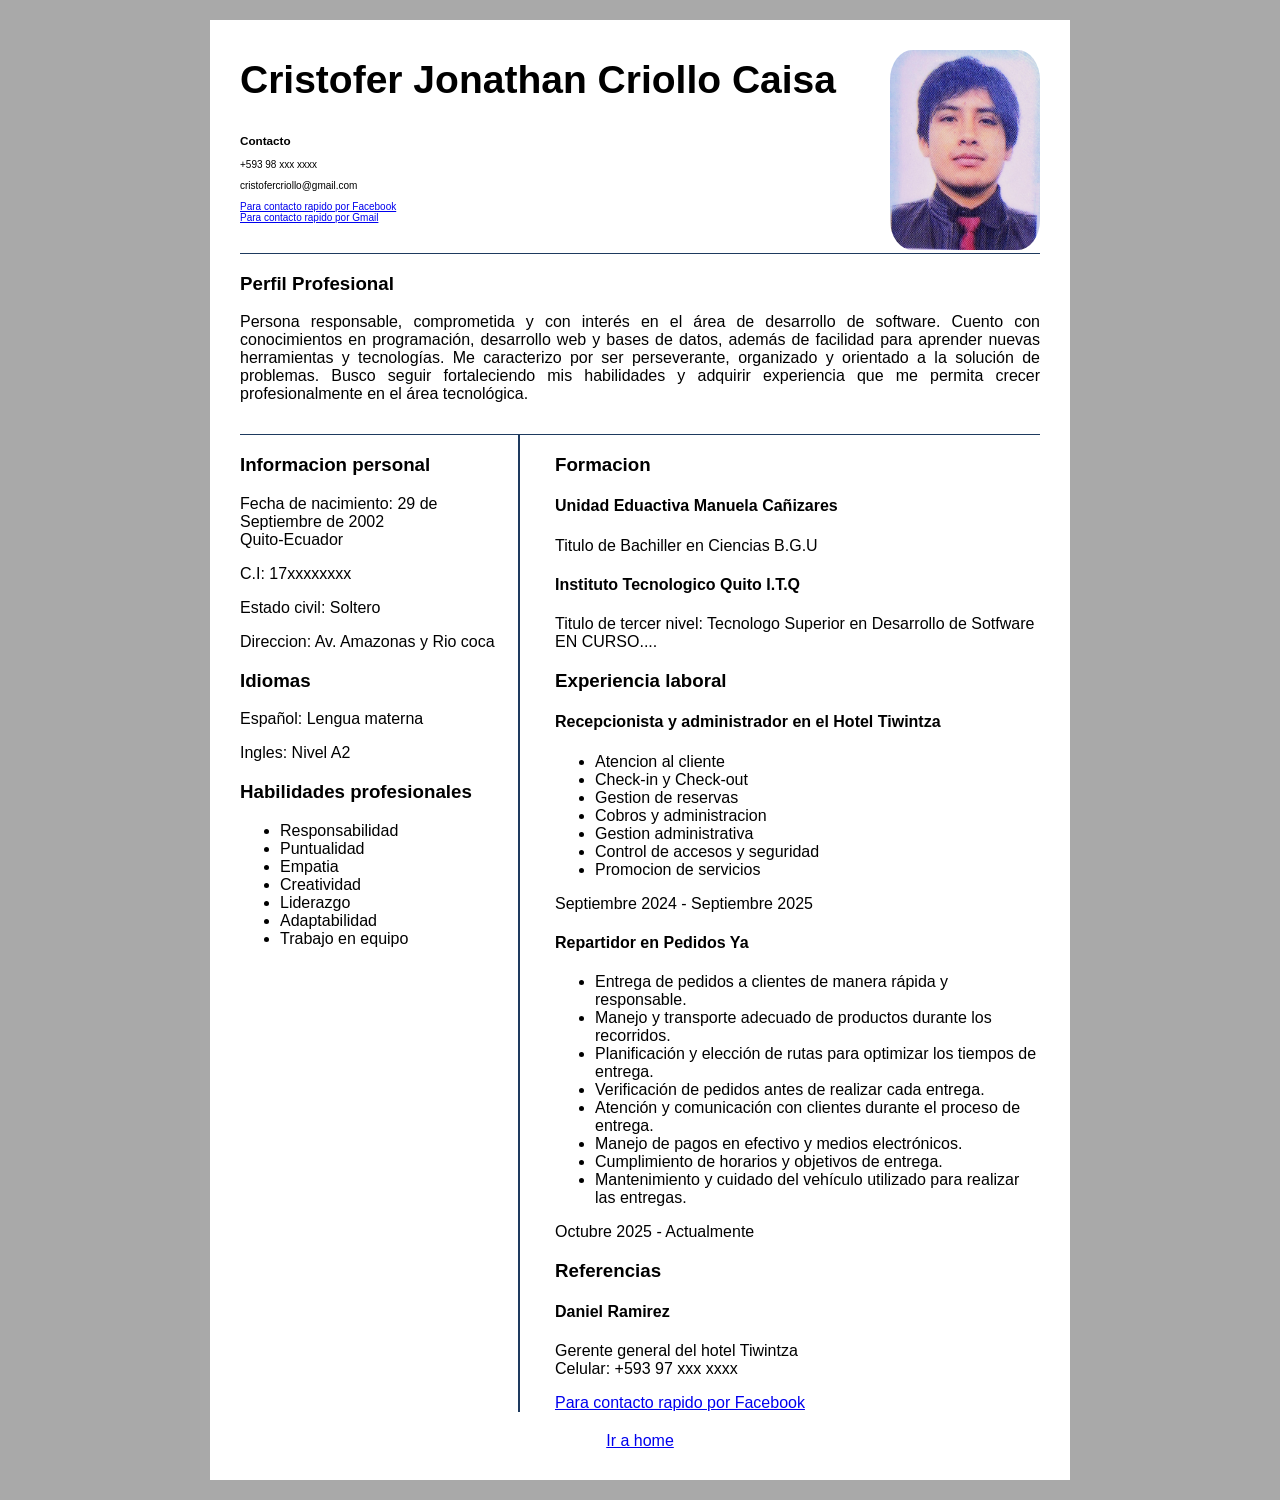
<file: tarea/tarea.html>
<!DOCTYPE html>
<html>
    <head>
        <meta charset="UTF-8">
        <meta name="viewport" content="width=device-width, initial-scale=1.0">
        <title>TAREA 1</title>
        <link rel="stylesheet" href="estilos/estilos2.css">
    </head>
<body>
    <div class="hoja">
        <!--Aquí va el título de la hoja de vida añadiendo un style de center-->

        <!--Contenedores
        Son los espacios movibles donde se crea contenido html
        section, div, article-->

        <section>

             <!--Rutas relativas: Es cuando quiero enlazarme a recurso dentro de mi proyecto-->
            <img id="imagen" src="../img/fotohojadv.jpeg" alt="Foto de Cristofer Criollo">

            <br>
            <h2>Cristofer Jonathan Criollo Caisa</h2>
        </section> <!--Fin de section-->

        
        <section class="contacto">
            <h3>Contacto</h3>
             <!--Contenedor de listas-->
        
            <p>+593 98 xxx xxxx</p>
            <p>cristofercriollo@gmail.com</p>
            
        </section>

        <!--contenedor para enlaces-->   
        <section class="rutas">
            <!--Rutas absolutas: Es cuando queremos enlazarnos a recursos externos de mi proyecto-->
            <a href="https://www.facebook.com/cristofer.criollo.37?locale=es_LA" target="_blank">Para contacto rapido por Facebook</a>

            <br>

            <a href="https://mail.google.com/mail/?view=cm&fs=1&to=cristofercriollo@gmail.com" target="_blank">Para contacto rapido por Gmail</a>

            <br>

        </section>

        <section class="perfilprofesional">
            <h3>Perfil Profesional</h3>
            <p>Persona responsable, comprometida y con interés en el área de desarrollo de software.
                Cuento con conocimientos en programación, desarrollo web y bases de datos, además de
                facilidad para aprender nuevas herramientas y tecnologías. Me caracterizo por ser 
                perseverante, organizado y orientado a la solución de problemas. Busco seguir 
                fortaleciendo mis habilidades y adquirir experiencia que me permita crecer 
                profesionalmente en el área tecnológica.
            </p>
        </section>

        <!--contenedor de informacion general-->
        <div class="contenido">
            <div class="columna-izquierda">
                 <section>
           <h3>Informacion personal</h3>
            <p>Fecha de nacimiento: 29 de Septiembre de 2002 <br> Quito-Ecuador</p>
            <p>C.I: 17xxxxxxxx</p>
            <p>Estado civil: Soltero</p>
            <p>Direccion: Av. Amazonas y Rio coca</p>

        </section>

        <!--contenedor para idiomas-->
        <section>

           <h3>Idiomas</h3>
            <p>Español: Lengua materna</p>
            <p>Ingles: Nivel A2</p>
        
        </section>
        
        <!--contenedor de perfil profesional-->

        <!--contenedor de habilidades profesionales con listas-->
            <h3>Habilidades profesionales</h3>
            <ul>
                <li>Responsabilidad</li>
                <li>Puntualidad</li>
                <li>Empatia</li>
                <li>Creatividad</li>
                <li>Liderazgo</li>
                <li>Adaptabilidad</li>
                <li>Trabajo en equipo</li>
            </ul>
            </div>

    
       
        <!--contenedor de formacion academica-->
        <div class="columna-derecha">
            <section>
            <h3>Formacion</h3>
            <h4>Unidad Eduactiva Manuela Cañizares</h4>
            <p>Titulo de Bachiller en Ciencias B.G.U</p>
            <h4>Instituto Tecnologico Quito I.T.Q</h4>
            <p>Titulo de tercer nivel: Tecnologo Superior en Desarrollo de Sotfware<br>
            EN CURSO....
            </p>

        <!--contenedor de experiencia laboral con uso de listas-->
        </section>

        <div>
            <h3>Experiencia laboral</h3>
            <h4>Recepcionista y administrador en el Hotel Tiwintza</h4>
            <ul>
                <li>Atencion al cliente</li>
                <li>Check-in y Check-out</li>
                <li>Gestion de reservas</li>
                <li>Cobros y administracion</li>
                <li>Gestion administrativa</li>
                <li>Control de accesos y seguridad</li>
                <li>Promocion de servicios</li>
            </ul>
            <p>Septiembre 2024 - Septiembre 2025</p>

            <h4>Repartidor en Pedidos Ya</h4>
            <ul>
                <li>Entrega de pedidos a clientes de manera rápida y responsable.</li>
                <li>Manejo y transporte adecuado de productos durante los recorridos.</li>
                <li>Planificación y elección de rutas para optimizar los tiempos de entrega.</li>
                <li>Verificación de pedidos antes de realizar cada entrega.</li>
                <li>Atención y comunicación con clientes durante el proceso de entrega.</li>
                <li>Manejo de pagos en efectivo y medios electrónicos.</li>
                <li>Cumplimiento de horarios y objetivos de entrega.</li>
                <li>Mantenimiento y cuidado del vehículo utilizado para realizar las entregas.</li>
            </ul>
            <p>Octubre 2025 - Actualmente</p>
        </div>

        <!--contenedor de referencias personales-->
        <section>

            <h3>Referencias</h3>
            <h4>Daniel Ramirez</h4>
            <p>Gerente general del hotel Tiwintza <br>
               Celular: +593 97 xxx xxxx
            </p>
            <a href="https://www.facebook.com/profile.php?id=100004554790922&locale=es_LA" target="_blank">Para contacto rapido por Facebook</a>
        </section>

        </div>


    </div>
        
        <!--Enlace al index.html-->
        <div class="enlace">
            <a href="../index.html">Ir a home</a>
        </div>

    </div>

</body>
    </html>
</file>
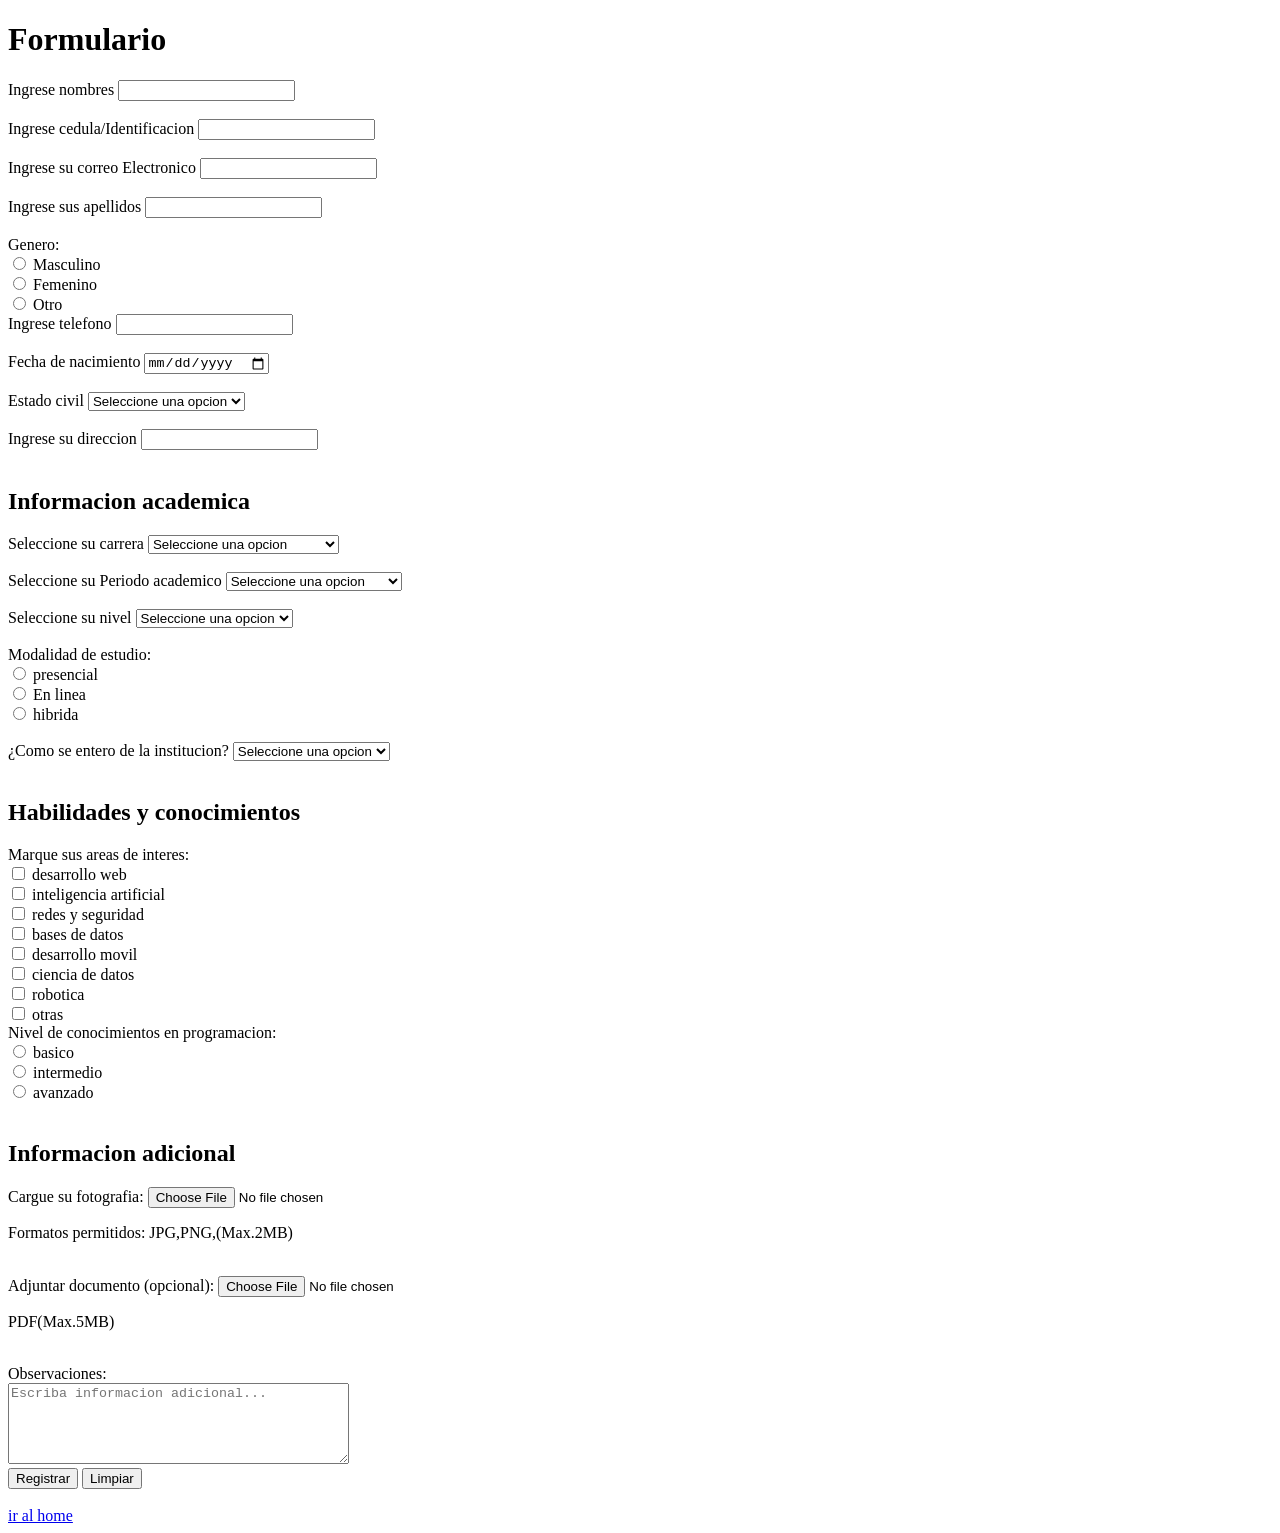
<file: vistas/formulario.html>
<!DOCTYPE html>
<html lang="en">
<head>
    <meta charset="UTF-8">
    <meta name="viewport" content="width=device-width, initial-scale=1.0">
    <title>Formulario</title>
</head>
<body>
    <!--Header: es la cabezera del body-->
    <header>
        <h1>Formulario</h1>
    </header>
    <!--Formulario-->
    <div>
        <form action="../index.html" method="get">
        <div>
            <!--Label=Me permite ingresar texto fijo-->
            <label for="nombres">Ingrese nombres</label>
            <!--input->caja para ingresar texto-->
            <input type="text" id="nombres">
        </div>

            <br>

        <div>
            <!--Label=Me permite ingresar texto fijo-->
            <label for="Cedula">Ingrese cedula/Identificacion</label>
            <!--input->caja para ingresar texto-->
            <input type="number" id="cedula">
        </div>
       
            <br>
       
        <div>
            <!--Label=Me permite ingresar texto fijo-->
            <label for="Correo Electronico">Ingrese su correo Electronico</label>
            <!--input->caja para ingresar texto-->
            <input type="email" id="correo">
        </div>
            <br>
      
        <div>
            <!--Label=Me permite ingresar texto fijo-->
            <label for="Apellidos">Ingrese sus apellidos</label>
            <!--input->caja para ingresar texto-->
            <input type="text" id="apellidos">
        </div>

            <br>

        <div>
            <!--Label=Me permite ingresar texto fijo-->
            <label for="Genero">Genero:</label>

            <br>
            <!--input->caja para ingresar texto-->
            <input type="radio" id="masculino" name="genero" value="masculino">
            <label for="masculino">Masculino</label>

            <br>

            
            <input type="radio" id="femenino" name="genero" value="femenino">
            <label for="femenino">Femenino</label>

            <br>
            
           <input type="radio" id="otro" name="genero" value="otro">
           <label for="otro">Otro</label>

            <br>

        <div>
            <!--Label=Me permite ingresar texto fijo-->
            <label for="telefono">Ingrese telefono</label>
            <!--input->caja para ingresar texto-->
            <input type="number" id="telefono">
        </div>

        <br>

         <div>
            <!--Label=Me permite ingresar texto fijo-->
            <label for="fechadenacimiento">Fecha de nacimiento</label>
            <!--input->caja para ingresar texto-->
            <input type="date" id="fechadenacimiento" name="fechadenacimiento">
        </div>

        <br>

        <div>
            <!--Label=Me permite ingresar texto fijo-->
            <label for="estadocivil">Estado civil</label>
            <!--input->caja para ingresar texto-->
            <select name="estadocivil" id="estadocivil">
                <option value="">Seleccione una opcion</option>
                <option value="soltero">soltero/a</option>
                <option value="casado">casado/a</option>
                <option value="divorciado">divorciado/a</option>
                <option value="viudo">viudo/a</option>
                <option value="union libre">union libre</option>
            </select>

        </div>

         <br>

        <div>
            <!--Label=Me permite ingresar texto fijo-->
            <label for="direccion">Ingrese su direccion</label>
            <!--input->caja para ingresar texto-->
            <input type="text" id="direccion">
        </div>

        <br>

        <h2>Informacion academica</h2>

        <div>
            <!--Label=Me permite ingresar texto fijo-->
            <label for="carrera">Seleccione su carrera</label>
            <!--select->caja para seleccionar texto-->
            <select name="carrera" id="carrera">
                <option value="">Seleccione una opcion</option>
                <option value="desarrollodesotfware">Desarrollo de software</option>
                <option value="ingenieriacivil">Ingenieria civil</option>
                <option value="medicina">Medicina</option>
                <option value="derecho">Derecho</option>
                <option value="arquitectura">Arquitectura</option>
                <option value="administracion de empresas">Administracion de empresas</option>
                <option value="Contabilidad">Contabilidad</option>
                <option value="Diseñografico">Diseño Grafico</option>
                <option value="psicologia">Psicologia</option>
                <option value="marketing">Marketing</option>

            </select>

        </div>

        <br>

        <div>
            <!--Label=Me permite ingresar texto fijo-->
            <label for="periodoacademico">Seleccione su Periodo academico</label>
            <!--select->caja para seleccionar texto-->
            <select name="periodoacademico" id="periodoacademico">
                <option value="">Seleccione una opcion</option>
                <option value="mayo-agosto2026">mayo - septiembre 2026</option>
                <option value="septiembre-febrero2027">septiembre - febrero 2027</option>

            </select>

        </div>
        <br>

        <div>
            <!--Label=Me permite ingresar texto fijo-->
            <label for="nivel">Seleccione su nivel</label>
            <!--select->caja para seleccionar texto-->
            <select name="nivel" id="nivel">
                <option value="">Seleccione una opcion</option>
                <option value="mayo-agosto2026">Primer nivel</option>
                <option value="septiembre-febrero2027">Segundo nivel</option>
                <option value="septiembre-febrero2027">Tercer nivel</option>
                <option value="septiembre-febrero2027">Cuarto nivel</option>
                <option value="septiembre-febrero2027"> Quinto nivel</option>

            </select>

        </div>

        <br>

        <div>
            <!--Label=Me permite ingresar texto fijo-->
            <label for="modalidaddeestudio">Modalidad de estudio:</label>

            <br>
            <!--input->caja para ingresar texto-->
            <input type="radio" id="presencial" name="modalidaddeestudio" value="presencial">
            <label for="presencial">presencial</label>

            <br>

            
            <input type="radio" id="enlinea" name="modalidaddeestudio" value="enlinea">
            <label for="enlinea">En linea</label>

            <br>
            
           <input type="radio" id="hibrida" name="modalidaddeestudio" value="hibrida">
           <label for="hibrida">hibrida</label>

        </div>

         <br>

         <div>
            <!--Label=Me permite ingresar texto fijo-->
            <label for="institucion">¿Como se entero de la institucion?</label>
            <!--select->caja para seleccionar texto-->
            <select name="institucion" id="institucion">
                <option value="">Seleccione una opcion</option>
                <option value="redessociales">Redes sociales</option>
                <option value="conocido">Por un conocido</option>
                <option value="tiktok">Tik tok</option>
                <option value="youtube">Youtube</option>
                <option value="instagram"> Instagram</option>

            </select>

        </div>

        <br>

        <div>
            <h2>Habilidades y conocimientos</h2>
            <!--Label=Me permite ingresar texto fijo-->
            <label for="areasdeinteres">Marque sus areas de interes:</label>

            <br>
            <!--input->caja para ingresar texto-->
            <input type="checkbox" id="desarrolloweb" name="areasdeinteres" value="desarrolloweb">
            <label for="desarrolloweb">desarrollo web</label>

            <br>

            
            <input type="checkbox" id="inteligencia artificial" name="areasdeinteres" value="inteligencia artificial">
            <label for="inteligencia artificial">inteligencia artificial</label>

            <br>
            
           <input type="checkbox" id="redesyseguridad" name="areasdeinteres" value="redesyseguridad">
           <label for="redesyseguridad">redes y seguridad</label>

           <br>
            
           <input type="checkbox" id="basesdedatos" name="areasdeinteres" value="basesdedatos">
           <label for="basesdedatos">bases de datos</label>

           <br>
            
           <input type="checkbox" id="desarrollomovil" name="areasdeinteres" value="desarrollomovil">
           <label for="desarrollomovil">desarrollo movil</label>

           <br>
            
           <input type="checkbox" id="cienciadedatos" name="areasdeinteres" value="cienciadedatos">
           <label for="cienciadedatos">ciencia de datos</label>

           <br>
            
           <input type="checkbox" id="robotica" name="areasdeinteres" value="robotica">
           <label for="robotica">robotica</label>

           <br>
            
           <input type="checkbox" id="otras" name="areasdeinteres" value="otras">
           <label for="otras">otras</label>

           <br>

           <label for="conocimientosenprogramacion">Nivel de conocimientos en programacion:</label>

           <br>
            
           <input type="radio" id="basico" name="conocimientosenprogramacion" value="basico">
           <label for="basico">basico</label>

           <br>
            
           <input type="radio" id="intermedio" name="conocimientosenprogramacion" value="intermedio">
           <label for="intermedio">intermedio</label>

           <br>
            
           <input type="radio" id="avanzado" name="conocimientosenprogramacion" value="avanzado">
           <label for="avanzado">avanzado</label>

        </div>

         <br>

         <div>
            <h2>Informacion adicional</h2>
            <label for="foto">Cargue su fotografia:</label>
            <input type="file" id="foto" name="foto" accept=".jpg,.png*">
            <p>Formatos permitidos: JPG,PNG,(Max.2MB)</p>
         </div>

         <br>

         <div>
            <label for="documento">Adjuntar documento (opcional):</label>
            <input type="file" id="documento" name="documento" accept=".pdf*">
            <p>PDF(Max.5MB)</p>
         </div>

         <br>

         <div>
            <label for="observaciones">Observaciones:</label>
            <br>
           <textarea id="observaciones" name="observaciones" rows="5" cols="40"
           placeholder="Escriba informacion adicional..."></textarea>
         </div>

         
        </div>
            <!--Boton submit me permite enviar la peticion o informacion-->
            <input type="submit" value="Registrar">
            <input type="reset" value="Limpiar">
        </div>
             <br>

        </form>


        <div>
            <a href="../index.html">ir al home</a>
        </div>

    </div>
</body>
</html>
</file>
<file: estilos/estilos.css>
/*Existe dos tipos de selectores
globales:que se aplica a todo el documento
etiqueta: que se aplica a la etiqueta correspondiente
clase: se aplica al componente indicado que se invoca mediante su nombre, se utiliza las veces necesarias
y el simbolo que se utiliza es el . 
id: se aplica al componente indicado que se invoca mediante su nombre, se utiliza una sola vez y su simbolo es #
*/

/*-----------------------
    selector global
------------------------*/
*{
    margin: 15px;
}

h1{
color: brown;
text-align: center;
width: 100%;
}

/*selector tipo clase*/
.container{
    color:blue;
    text-align: right;
}

/*selector tipo id*/
#imagen{
    width: 100%;
}
</file>
<file: JavaScrip2/estilos/estilos.css>
/* Restablece los estilos predeterminados y facilita el cálculo de tamaños. */
* {
    box-sizing: border-box;
    margin: 0;
    padding: 0;
}

/* Centra la calculadora y aplica el fondo general de la página. */
body {
    font-family: Arial, Helvetica, sans-serif;
    background: linear-gradient(135deg, #e8e4ff, #e1f5ff, #ffe8f2);
    min-height: 100vh ;

    display: flex;
    justify-content: center;
    align-items: center;

    padding: 30px;
    color: #555578;
}

/* Contenedor principal de la calculadora. */
.calculadora {
    width: 100%;
    max-width: 750px;
    background-color: #ffffff;
    border-radius: 25px;
    overflow: hidden;
    box-shadow: 0 10px 35px rgba(135, 125, 210, 0.20);
}

/* Franja superior con el título. */
.encabezado {
    background: linear-gradient(135deg, #d8d0ff, #c8c1ff);
    padding: 30px;
    text-align: center;
}

/* Estilo del título principal. */
.encabezado h1 {
    color: #51458b;
    font-size: 36px;
    text-transform: lowercase;
}

/* Espaciado interior del formulario. */
#formCalculadora {
    padding: 35px;
}

/* Separa cada campo de entrada. */
.campo {
    margin-bottom: 30px;
}

/* Alinea y da formato a las etiquetas de los campos. */
.campo label {
    display: flex;
    align-items: center;
    gap: 12px;
    font-size: 20px;
    font-weight: bold;
    margin-bottom: 12px;
    color: #5d5c83;
}

/* Círculos numerados que acompañan las etiquetas. */
.numero {
    width: 35px;
    height: 35px;
    border-radius: 50%;
    display: flex;
    justify-content: center;
    align-items: center;
    color: white;
    font-size: 17px;
    }

    /* Colores distintivos para cada número. */
    .uno {
    background-color: #a69af5;
}

.dos {
    background-color: #8ed9bc;
}

/* Apariencia de los campos donde se escriben los valores. */
.campo input {
    width: 100%;
    padding: 16px;
    border: 2px solid #dedcff;
    border-radius: 13px;
    font-size: 18px;
    color: #555578;
    background-color: #fdfcff;
    outline: none;
    transition: 0.3s;

}

/* Resalta el campo que está seleccionado. */
.campo input:focus {
    border-color: #a69af5;
    box-shadow: 0 0 8px rgba(166, 154, 245, 0.25);
}

/* Espacio alrededor del botón de cálculo. */
.boton-cont {
    margin-top: 10px;
    margin-bottom: 30px;
}

/* Estilo principal del botón. */
.boton-cont input {
    width: 100%;
    padding: 18px;

    background: linear-gradient(135deg, #b4a7ff, #9789ee);
    color: white;

    border: none;
    border-radius: 14px;

    font-size: 19px;
    font-weight: bold;
    cursor: pointer;

    transition: 0.3s;
}

/* Efecto visual al pasar el cursor sobre el botón. */
.boton-cont input:hover {
    background: linear-gradient(135deg, #a394f5, #8272df);
    transform: translateY(-2px);
    box-shadow: 0 5px 12px rgba(151, 137, 238, 0.3);
}

/* Panel que contiene el área del resultado. */
.panel {
    background-color: #effaf8;
    border: 2px solid #d9f3ee;
    border-radius: 16px;
    padding: 22px;
}

/* Título del panel de resultados. */
.panel h3 {
    color: #686394;
    font-size: 21px;
    margin-bottom: 20px;
}

/* Área donde se muestra el resultado calculado. */
#resultado {
    min-height: 90px;
    padding: 20px;

    background-color: #ffffff;
    border: 2px dashed #d4d0fa;
    border-radius: 12px;

    color: #62578d;
    font-size: 20px;
    font-weight: bold;

    overflow-wrap: anywhere;
}
</file>
<file: pruebasegundoP/css/styles.css>
/* EXAMEN SEGUNDO PARCIAL - DESARROLLO WEB I
   Estudiante: Cristofer Jonathan Criollo Caisa
   Curso: Desarrollo de software
   INSTRUCCIONES: Implementar aquí TODO el CSS.
   No modificar la estructura HTML ni los nombres de las clases.

   1. Estilos generales, tipografía y contenedor
   2. Header y navegación (Flexbox)
   3. Portada principal (Flexbox)
   4. Catálogo de 6 vehículos (CSS Grid)
   5. Tarjetas, botones, hover y sombras
   6. Nosotros y beneficios (Grid / Flexbox)
   7. Formulario y estados :focus
   8. Footer
   9. Media queries: tablet <= 900px; móvil <= 600px
*/
/* Hace que padding y bordes formen parte del ancho y alto declarados. */
* {
    box-sizing: border-box;
}

/* Suaviza los saltos entre secciones y compensa la cabecera fija. */
html {
    scroll-behavior: smooth;
    scroll-padding-top: 84px;
}

/* Define el color, la tipografía, el tamaño y el interlineado base del sitio. */
body {
    margin: 0;
    color: #3F3D56;
    background: #FFF1F2;
    font-family: 'Times New Roman', Times, serif;
    font-size: 15px;
    line-height: 1.6;
}

/* Evita que las imágenes excedan su contenedor y elimina el espacio de línea. */
img {
    display: block;
    max-width: 100%;
}

/* Centra el contenido y limita el ancho máximo de las secciones. */
.contenedor {
    width: min(1100px, 88%);
    margin: 0 auto;
}

/* Mantiene la cabecera visible al desplazarse y le añade fondo y sombra. */
.encabezado {
    position: sticky;
    z-index: 10;
    top: 0;
    background: #EDE9FE;
    box-shadow: 0 2px 14px #3F3D5612;
}

/* Alinea el logo, la navegación y el botón de cotización en una fila. */
.encabezado-contenido {
    display: flex;
    min-height: 76px;
    align-items: center;
    justify-content: space-between;
    gap: 24px;
}

/* Da un tamaño uniforme al logo y evita que se deforme. */
.marca img {
    width: 48px;
    height: 48px;
    object-fit: contain;
}

/* Empuja el menú hacia la derecha, dejando sitio junto al logo. */
.navegacion {
    margin-left: auto;
    margin-right: 255px;
}

/* Quita sangrías y viñetas de las listas de navegación y del pie. */
.menu,
.pie-grid ul {
    margin: 0;
    padding: 0;
    list-style: none;
}

/* Ordena los enlaces principales horizontalmente y separa cada uno. */
.menu {
    display: flex;
    align-items: center;
    gap: 28px;
}

/* Quita el subrayado y hereda el color del texto en enlaces del menú y del pie. */
.menu a,
.pie-grid a {
    color: inherit;
    text-decoration: none;
    transition: color 160ms ease;
}

/* Cambia el color de los enlaces al pasar el cursor o enfocarlos con teclado. */
.menu a:hover,
.menu a:focus-visible,
.pie-grid a:hover,
.pie-grid a:focus-visible {
    color: #8B78C6;
}

/* Define la forma, el tamaño, la alineación y la transición común de los botones. */
.boton {
    display: inline-flex;
    min-height: 44px;
    align-items: center;
    justify-content: center;
    padding: 10px 18px;
    border: 1px solid transparent;
    border-radius: 5px;
    cursor: pointer;
    font: inherit;
    font-size: 14px;
    font-weight: 700;
    text-align: center;
    text-decoration: none;
    transition: background-color 160ms ease, color 160ms ease, border-color 160ms ease, transform 160ms ease;
}

/* Eleva un poco cualquier botón cuando el cursor está encima. */
.boton:hover {
    transform: translateY(-1px);
}

/* Da al botón principal fondo lavanda y texto blanco. */
.boton-principal {
    color: #fff;
    background: #8B78C6;
}

/* Oscurece el botón principal para indicar que es interactivo. */
.boton-principal:hover {
    background: #7463B5;
}

/* Crea un botón transparente con borde claro, pensado para la portada oscura. */
.boton-claro {
    border-color: #ffffffa6;
    color: #fff;
    background: transparent;
}

/* Refuerza el borde y el fondo transparente al pasar el cursor. */
.boton-claro:hover {
    border-color: #fff;
    background: #FFFFFF20;
}

/* Hace que los botones de las tarjetas ocupen todo el ancho con borde verde menta. */
.boton-secundario {
    width: 100%;
    border-color: #A7DCC5;
    color: #4F7468;
    background: transparent;
}

/* Invierte los colores del botón secundario al pasar el cursor. */
.boton-secundario:hover {
    color: #fff;
    background: #3F3D56;
}

/* Crea la franja oscura de portada y centra su contenido verticalmente. */
.hero {
    display: flex;
    min-height: 490px;
    align-items: center;
    padding: 58px 0;
    color: #fff;
    background: #6B668B;
}

/* Coloca el texto y la imagen de la portada en dos columnas. */
.hero-contenido {
    display: grid;
    grid-template-columns: 0.95fr 1.05fr;
    align-items: center;
    gap: 54px;
}

/* Ajusta el tamaño, el ancho y el espaciado del título principal. */
.hero-texto h1 {
    max-width: 570px;
    margin: 12px 0 18px;
    font-size: 44px;
    line-height: 1.12;
}

/* Limita el ancho del texto de portada y mejora su contraste con el fondo. */
.hero-texto p {
    max-width: 490px;
    margin: 0 0 26px;
    color: #F5F3FF;
}

/* Alinea los botones de portada y permite que pasen a otra línea. */
.hero-acciones {
    display: flex;
    flex-wrap: wrap;
    gap: 12px;
}

/* Mantiene la imagen de portada al ancho disponible y recorta su contenido. */
.hero-imagen img {
    width: 100%;
    height: 330px;
    border-radius: 6px;
    object-fit: cover;
}

/* Da color, peso y estilo uniforme a las etiquetas de sección. */
.etiqueta {
    color: #8B78C6;
    font-size: 12px;
    font-weight: 700;
    letter-spacing: 1.5px;
    text-transform: uppercase;
}

/* Añade separación vertical uniforme a las secciones principales. */
.seccion {
    padding: 72px 0;
}

/* Centra el encabezado del catálogo y lo separa de las tarjetas. */
.seccion-encabezado {
    margin-bottom: 34px;
    text-align: center;
}

/* Unifica tamaño, color y espaciado de los títulos de las secciones. */
.seccion-encabezado h2,
.nosotros-texto h2,
.contacto-texto h2 {
    margin: 8px 0 10px;
    color: #51476F;
    font-size: 32px;
    line-height: 1.2;
}

/* Da formato discreto a la descripción del encabezado del catálogo. */
.seccion-encabezado p {
    margin: 0;
    color: #817A98;
}

/* Distribuye las tarjetas de vehículos en tres columnas iguales. */
.vehiculos-grid {
    display: grid;
    grid-template-columns: repeat(3, minmax(0, 1fr));
    gap: 22px;
}

/* Da borde, esquinas, sombra y fondo a cada tarjeta de vehículo. */
.vehiculo-card {
    overflow: hidden;
    border: 1px solid #E7E2F0;
    border-radius: 6px;
    background: #fff;
    box-shadow: 0 5px 18px #6B668B0c;
    transition: transform 180ms ease, box-shadow 180ms ease;
}

/* Eleva la tarjeta y aumenta su sombra al pasar el cursor. */
.vehiculo-card:hover {
    transform: translateY(-3px);
    box-shadow: 0 10px 24px #51476F14;
}

/* Da altura uniforme a las fotos de vehículos y recorta el exceso. */
.vehiculo-card > img {
    width: 100%;
    height: 190px;
    object-fit: cover;
}

/* Separa el nombre, el precio y los detalles de los bordes de la tarjeta. */
.vehiculo-info {
    padding: 18px;
}

/* Muestra el año con menor tamaño y color secundario. */
.vehiculo-anio {
    color: #77748B;
    font-size: 12px;
    font-weight: 700;
}

/* Destaca el nombre del vehículo en cada tarjeta. */
.vehiculo-info h3 {
    margin: 3px 0;
    color: #3F3D56;
    font-size: 19px;
}

/* Resalta el precio con tamaño mayor y color verde menta. */
.vehiculo-precio {
    margin: 4px 0 14px;
    color: #6F9E8B;
    font-size: 20px;
    font-weight: 700;
}

/* Alinea transmisión, combustible y kilometraje sin viñetas. */
.vehiculo-detalles {
    display: flex;
    flex-wrap: wrap;
    gap: 6px 14px;
    margin: 0 0 18px;
    padding: 0;
    color: #77748B;
    font-size: 12px;
    list-style: none;
}

/* Diferencia la sección Nosotros mediante un fondo gris claro. */
.nosotros {
    background: #F3F0FF;
}

/* Distribuye la presentación y los beneficios en dos columnas. */
.nosotros-grid {
    display: grid;
    grid-template-columns: 0.9fr 1.1fr;
    align-items: center;
    gap: 58px;
}

/* Limita el ancho del título de presentación para facilitar su lectura. */
.nosotros-texto h2 {
    max-width: 430px;
}

/* Aplica un color secundario a los párrafos de Nosotros y Contacto. */
.nosotros-texto p,
.contacto-texto p {
    color: #77748B;
}

/* Separa el botón de asesoría del texto que tiene encima. */
.nosotros-texto .boton {
    margin-top: 10px;
}
/* Ordena los cuatro beneficios en dos columnas. */
.beneficios-grid {
    display: grid;
    grid-template-columns: repeat(2, minmax(0, 1fr));
    gap: 24px;
}

/* Da forma circular y color verde menta a los símbolos de beneficios. */
.beneficio-icono {
    display: inline-grid;
    width: 36px;
    height: 36px;
    place-items: center;
    border-radius: 50%;
    color: #6F9E8B;
    background: #D1FAE5;
    font-size: 18px;
    font-weight: 700;
}

/* Da jerarquía y color a los títulos de cada beneficio. */
.beneficio h3 {
    margin: 9px 0 4px;
    color: #3F3D56;
    font-size: 16px;
}

/* Reduce el tamaño y el margen de las descripciones de beneficios. */
.beneficio p {
    margin: 0;
    color: #77748B;
    font-size: 13px;
}

/* Coloca la información de contacto y el formulario en dos columnas. */
.contacto-grid {
    display: grid;
    grid-template-columns: 0.8fr 1.2fr;
    align-items: start;
    gap: 58px;
}

/* Evita que el título de contacto se extienda demasiado. */
.contacto-texto h2 {
    max-width: 390px;
}

/* Da fondo, borde y espaciado al formulario completo. */
.formulario {
    width: 100%;
    padding: 26px;
    border: 1px solid #E7E2F0;
    border-radius: 6px;
    background: #FFF8F8;
}

/* Coloca nombre y teléfono lado a lado en la fila del formulario. */
.formulario-fila {
    display: grid;
    grid-template-columns: repeat(2, minmax(0, 1fr));
    gap: 16px;
}

/* Evita que los campos se desborden y deja espacio bajo cada uno. */
.campo {
    min-width: 0;
    margin-bottom: 14px;
}

/* Muestra cada etiqueta encima de su campo y con texto destacado. */
.campo label {
    display: block;
    margin-bottom: 6px;
    color: #3F3D56;
    font-size: 13px;
    font-weight: 700;
}

/* Unifica el ancho, alto, tipografía y aspecto de los controles del formulario. */
.campo input,
.campo select,
.campo textarea {
    width: 100%;
    min-height: 44px;
    padding: 10px 12px;
    border: 1px solid #D8D3E5;
    border-radius: 4px;
    color: #3F3D56;
    background: #fff;
    font: inherit;
    font-size: 14px;
}

/* Da altura al mensaje y permite redimensionarlo solo verticalmente. */
.campo textarea {
    min-height: 120px;
    resize: vertical;
}

/* Resalta con lavanda el control del formulario que está activo. */
.campo input:focus,
.campo select:focus,
.campo textarea:focus {
    border-color: #8B78C6;
    outline: 3px solid #8B78C62E;
}

/* Alinea la casilla de privacidad con su texto y limita el tamaño de este. */
.aceptacion {
    display: flex;
    align-items: flex-start;
    gap: 9px;
    color: #77748B;
    font-size: 13px;
}

/* Alinea la casilla y pinta su control con el color verde menta. */
.aceptacion input {
    margin-top: 5px;
    accent-color: #6F9E8B;
}

/* Hace que el botón para enviar la solicitud ocupe todo el ancho. */
.boton-enviar {
    width: 100%;
    margin-top: 18px;
}

/* Define el fondo oscuro, el color de texto y el espaciado del pie. */
.pie-pagina {
    padding: 42px 0 16px;
    color: #fff;
    background: #6B668B;
}

/* Distribuye la marca, los enlaces rápidos y las redes en tres columnas. */
.pie-grid {
    display: grid;
    grid-template-columns: 1.5fr 1fr 1fr;
    gap: 32px;
}

/* Mantiene blancos y separados los títulos del pie. */
.pie-grid h2,
.pie-grid h3 {
    margin: 0 0 10px;
    color: #fff;
}

/* Define el tamaño del nombre de la concesionaria en el pie. */
.pie-grid h2 {
    font-size: 20px;
}

/* Define el tamaño de los subtítulos de las columnas del pie. */
.pie-grid h3 {
    font-size: 15px;
}

/* Da un tono más suave a las descripciones y al aviso de derechos. */
.pie-grid p,
.pie-inferior p {
    margin: 0;
    color: #E5E1F0;
}

/* Separa verticalmente los enlaces de cada lista del pie. */
.pie-grid li + li {
    margin-top: 5px;
}

/* Separa el aviso de derechos con margen y una línea divisoria. */
.pie-inferior {
    margin-top: 30px;
    padding-top: 14px;
    border-top: 1px solid #FFFFFF35;
    font-size: 12px;
}

/* Ajusta espacios y columnas cuando el ancho de pantalla es de hasta 900 px. */
@media (max-width: 900px) {
    /* Compacta el espacio entre logo, menú y botón en la cabecera. */
    .encabezado-contenido {
        gap: 16px;
    }

    /* Reduce la separación entre enlaces de navegación. */
    .menu {
        gap: 16px;
    }

    /* Reduce el espacio entre texto e imagen de portada. */
    .hero-contenido {
        gap: 30px;
    }

    /* Reduce el título principal para que quepa en la columna. */
    .hero-texto h1 {
        font-size: 38px;
    }

    /* Muestra el catálogo en dos columnas en tabletas. */
    .vehiculos-grid {
        grid-template-columns: repeat(2, minmax(0, 1fr));
    }

    /* Reduce la separación entre las columnas de Nosotros y Contacto. */
    .nosotros-grid,
    .contacto-grid {
        gap: 34px;
    }
}

/* Reorganiza las secciones para pantallas de hasta 600 px de ancho. */
@media (max-width: 600px) {
    /* Compensa el alto de la cabecera móvil al saltar a una sección. */
    html {
        scroll-padding-top: 126px;
    }

    /* Aumenta el ancho útil del contenido en pantallas pequeñas. */
    .contenedor {
        width: 90%;
    }

    /* Permite que los elementos de cabecera se distribuyan en varias filas. */
    .encabezado-contenido {
        min-height: 0;
        flex-wrap: wrap;
        justify-content: space-between;
        gap: 8px 14px;
        padding-top: 10px;
        padding-bottom: 10px;
    }

    /* Reduce el logo para adaptarlo a la cabecera móvil. */
    .marca img {
        width: 42px;
        height: 42px;
    }

    /* Coloca el menú debajo del logo y del botón de cotización. */
    .navegacion {
        order: 3;
        width: 100%;
    }

    /* Distribuye el menú a lo ancho y reduce el espacio entre enlaces. */
    .menu {
        justify-content: space-between;
        gap: 8px;
        font-size: 13px;
    }

    /* Compacta el botón de cotización de la cabecera. */
    .boton-cabecera {
        min-height: 40px;
        padding: 8px 12px;
        font-size: 12px;
    }

    /* Reduce la altura y el espaciado de la portada móvil. */
    .hero {
        min-height: 0;
        padding: 48px 0;
    }

    /* Apila portada, presentación y contacto en una sola columna. */
    .hero-contenido,
    .nosotros-grid,
    .contacto-grid {
        grid-template-columns: 1fr;
        gap: 28px;
    }

    /* Ajusta el título principal al ancho del teléfono. */
    .hero-texto h1 {
        font-size: 34px;
    }

    /* Reduce la altura de la imagen destacada en móvil. */
    .hero-imagen img {
        height: 230px;
    }

    /* Reduce el espaciado vertical de las secciones en móvil. */
    .seccion {
        padding: 54px 0;
    }

    /* Reduce el tamaño de los títulos secundarios en pantallas pequeñas. */
    .seccion-encabezado h2,
    .nosotros-texto h2,
    .contacto-texto h2 {
        font-size: 28px;
    }

    /* Apila las tarjetas del catálogo y reduce el espacio entre ellas. */
    .vehiculos-grid {
        grid-template-columns: 1fr;
        gap: 16px;
    }

    /* Da más altura a las fotos de vehículos en vista móvil. */
    .vehiculo-card > img {
        height: 210px;
    }

    /* Compacta la separación entre beneficios en pantallas pequeñas. */
    .beneficios-grid {
        gap: 20px 14px;
    }

    /* Reduce el relleno del formulario para ganar espacio en móvil. */
    .formulario {
        padding: 18px;
    }

    /* Apila nombre y teléfono en vez de mostrarlos en columnas. */
    .formulario-fila {
        grid-template-columns: 1fr;
        gap: 0;
    }

    /* Muestra el pie en dos columnas con separación compacta. */
    .pie-grid {
        grid-template-columns: repeat(2, minmax(0, 1fr));
        gap: 24px 18px;
    }

    /* Hace que el bloque de marca ocupe todo el ancho del pie móvil. */
    .pie-grid > div:first-child {
        grid-column: 1 / -1;
    }
}
</file>
<file: estilos/estilos1.css>
/*Existe dos tipos de selectores
globales:que se aplica a todo el documento
etiqueta: que se aplica a la etiqueta correspondiente
clase: se aplica al componente indicado que se invoca mediante su nombre, se utiliza las veces necesarias
y el simbolo que se utiliza es el . 
id: se aplica al componente indicado que se invoca mediante su nombre, se utiliza una sola vez y su simbolo es #
*/

/*-----------------------
    selector global
------------------------*/
*{
    box-sizing: border-box;
}

body {
    margin: 0;
    padding: 32px 20px;
    font-family: Arial, Helvetica, sans-serif;
    color: #304724;
    background: #f3f6f6;
}

/*aplicamos estilos al contenedor main*/
main {
    max-width: 1400px;
    margin: 0 auto;
}

/*Estilos para el header*/
header {
    margin-bottom: 24px;
}

/*Estilos h1*/
h1{
    margin: 0 0 8px;
    font-size: clamp(24px, 4vm, 34px);
    color: #15243b;
}

header p {
    margin: 0;
    color: #64748b;
    line-height: 1.5;
}

/*Permite consultar todas las columnas en pantallas pequeñas*/
.tabla-contenedor {
    overflow-x: auto;
    background: #ffffff;
    border: 1px solid #dce4ee;
    border-radius: 14px;
    box-shadow: 0 8px 24px rgb(15 23 42/ 30%);
}

/*Invocamos una pseudoclase*/
.tabla-contenedor:focus-visible {
outline: 3px solid #2563eb;
outline-offset: 4px;
}

/*Creamos estilos a la etiqueta table*/
table {
    width: 100%;
    min-width: 1100px;
    border-collapse: collapse;
    font-size: 14px;
}

caption {
    padding: 18px 20px;
    text-align: left;
    font-weight: 700;
    color: #334155;
    background: #ffffff;
}

/*Estilos a la cabecera de la tabla*/
thead th {
    padding: 16px 12px;
    color: #ffffff;
    background: #17365c;
    border: 1px solid #365170;
    text-align: center;
    line-height: 1.4;
}

thead tr:nth-child(2) th {
    background: #234a78
}

tbody td,
tbody th {
    padding: 16px 12px;
    border-bottom: 1px solid #e2e8f0;
    text-align: left;
    vertical-align: middle;
    line-height: 1.5;
}

tbody tr:nth-child(even) {
    background: #f8fafc;
}

tbody tr:hover {
    background: #edf5ff;
}

tbody tr:last-child td,
tbody tr:last-child th {
    border-bottom: none;
}

.categoria {
    width: 160px;
    background: #eef3f9;
    color: #17365c;
    font-weight: 700;
}

.categoria small {
    display: block;
    margin-top: 6px;
    color: #64748b;
    font-weight: 400;
}

.producto {
    font-weight: 700;
}

.descripcion {
    min-width: 190px;
    max-width: 260px;
    color: #64748b;
}

.numero {
    text-align: center;
    font-variant-numeric: tabular-nums;
}

.dinero {
    text-align: right;
    white-space: nowrap;
    font-variant-numeric: tabular-nums;
}

.total-ventas {
    color: #166534;
    font-weight: 700;
}

.imagen-producto {
    display: block;
    width: 64px;
    height: 64px;
    margin: 0 auto;
    padding: 4px;
    object-fit: contain;
    background: #ffffff;
    border: 1px solid #e2e8f0;
    border-radius: 10px;
}

/*Selector tipo clase*/
.container {
    color: blue;
    text-align: right;
}

.nota {
    margin: 12px 0 24px;
    font-size: 13px;
    color: #64748b;
}

.enlace-home {
    display: inline-block;
    padding: 12px 18px;
    color: #ffffff;
    background: #1563eb;
    border-radius: 8px;
    text-decoration: none;
    font-weight: 700;
}

.enlace-home:hover {
    background: #1d4ed8;
}

.enlace-home:focus-visible {
    outline: 3px solid #17365c;
    outline-offset: 3px;
}

@media (max-width: 600px) {
    body {
        padding: 24px 12px;
    }
    thead th,
    tbody td,
    tbody th {
        padding: 12px 10px;
    }
}
</file>
<file: tarea/estilos/estilos2.css>
body {
   margin: 0; 
   background-color: darkgrey;
}

.hoja {
    max-width: 800px;
    margin: 20px auto;
    padding: 30px;
    background-color: white;
    text-align: left;
    font-family: Arial, Helvetica, sans-serif;
}

h2 {
    margin-top: -10px;
    font-size: 39px; 
}

.contacto {
    font-size: 10px;
    text-align: left;   
}

.rutas {
    font-size: 10px;
    text-align: left;
    border-bottom: 1px solid #1e3a5f;
    padding-bottom: 30px;
}

.perfilprofesional {
    text-align: justify;
    border-bottom: 1px solid #1e3a5f;
    padding-bottom: 15px;
}

#imagen{
   width: 150px;
   height: 200px;
   float: right;
   border-radius: 15%;
}

.contenido {
    display: grid;
    grid-template-columns: 35% 1fr;
    gap: 25px;
}

.columna-izquierda {
    border-right: 2px solid #1e3a5f;
    padding-right: 20px;
}

.columna-derecha {
    padding-left: 10px;
    min-width: 0;
}

ul {
    list-style-position: outside;
    text-align: left;
}

.enlace {
    text-align: center;
    margin-top: 20px;
}
</file>
